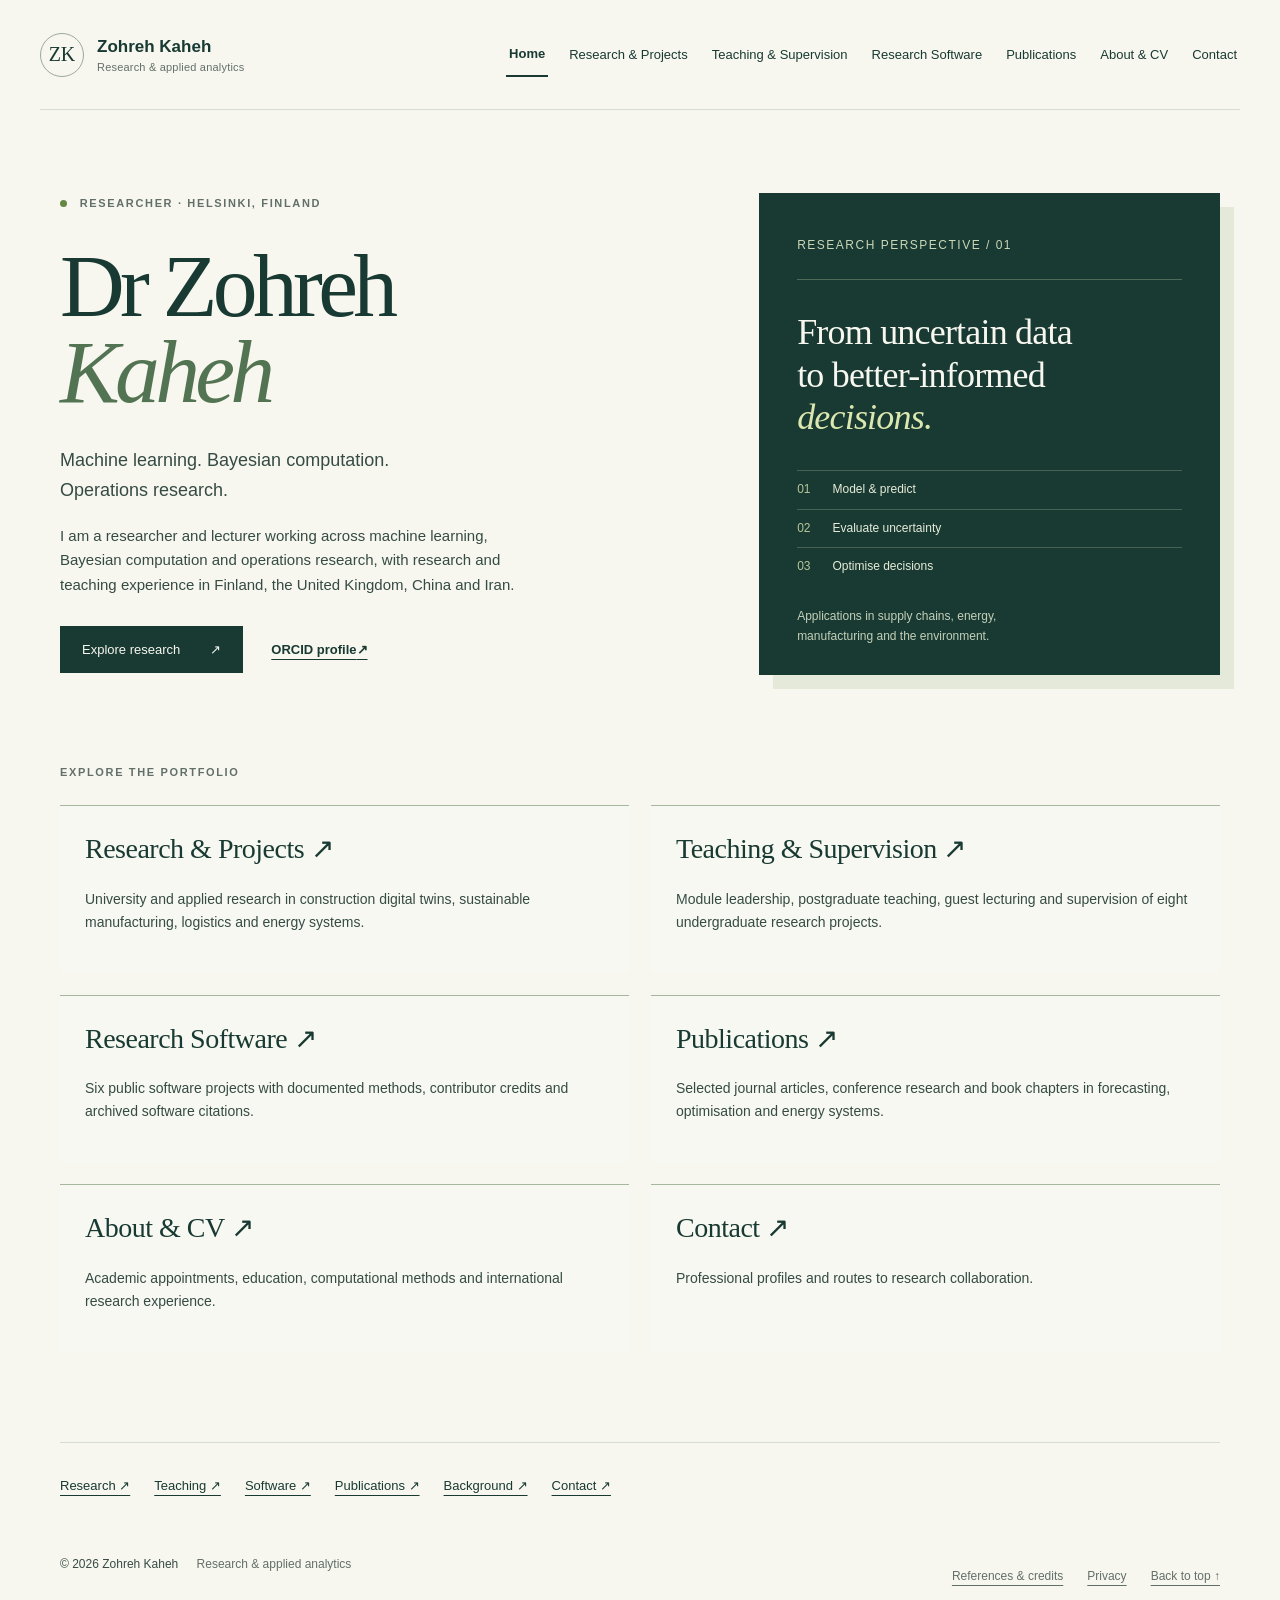
<file: index.html>
<!doctype html>
<html lang="en">
<head>
  <meta charset="utf-8">
  <meta http-equiv="Content-Security-Policy" content="default-src 'none'; script-src 'none'; style-src 'self'; img-src 'self'; base-uri 'none'; form-action 'none'; object-src 'none'; frame-src 'none'; upgrade-insecure-requests">
  <meta name="referrer" content="no-referrer">
  <meta name="viewport" content="width=device-width, initial-scale=1">
  <title>Research, Teaching &amp; Applied Analytics | Dr Zohreh Kaheh</title>
  <meta name="description" content="Dr Zohreh Kaheh: research, university teaching, publications and software in machine learning, Bayesian computation and operations research.">
  <meta name="author" content="Zohreh Kaheh">
  <meta name="robots" content="index,follow">
  <meta name="theme-color" content="#153d34">
  <link rel="canonical" href="https://dr-zohrehkaheh.github.io/">
  <link rel="icon" href="./favicon.svg" type="image/svg+xml">
  <link rel="stylesheet" href="./styles.css">
  <meta property="og:type" content="website">
  <meta property="og:title" content="Research, Teaching &amp; Applied Analytics | Dr Zohreh Kaheh">
  <meta property="og:description" content="Dr Zohreh Kaheh: research, university teaching, publications and software in machine learning, Bayesian computation and operations research.">
  <meta property="og:url" content="https://dr-zohrehkaheh.github.io/">
  <meta property="og:site_name" content="Dr Zohreh Kaheh">
  <meta property="og:image" content="https://dr-zohrehkaheh.github.io/assets/social-card.png">
  <meta property="og:image:width" content="1200">
  <meta property="og:image:height" content="630">
  <meta property="og:image:alt" content="Dr Zohreh Kaheh — Machine learning, Bayesian computation and operations research. Helsinki, Finland.">
  <meta name="twitter:card" content="summary_large_image">
  <meta name="twitter:title" content="Research, Teaching &amp; Applied Analytics | Dr Zohreh Kaheh">
  <meta name="twitter:description" content="Dr Zohreh Kaheh: research, university teaching, publications and software in machine learning, Bayesian computation and operations research.">
  <meta name="twitter:image" content="https://dr-zohrehkaheh.github.io/assets/social-card.png">
  <meta name="twitter:image:alt" content="Dr Zohreh Kaheh — Machine learning, Bayesian computation and operations research. Helsinki, Finland.">
</head>
<body><a class="skip-link" href="#main">Skip to content</a><header class="header"><a class="brand" href="./"><span class="monogram" aria-hidden="true">ZK</span><span>Zohreh Kaheh<span class="brand-sub">Research &amp; applied analytics</span></span></a><nav aria-label="Main navigation"><a href="./index.html" aria-current="page">Home</a><a href="./research.html">Research &amp; Projects</a><a href="./teaching.html">Teaching &amp; Supervision</a><a href="./software.html">Research Software</a><a href="./publications.html">Publications</a><a href="./about.html?v=education-20261020">About &amp; CV</a><a href="./contact.html">Contact</a></nav></header><main id="main" tabindex="-1"><section class="hero wrap" id="home" aria-labelledby="hero-title">
      <div class="hero-copy">
        <p class="eyebrow"><span class="dot" aria-hidden="true"></span> Researcher · Helsinki, Finland</p>
        <h1 id="hero-title">Dr Zohreh <br><em>Kaheh</em></h1>
        <p class="hero-field">Machine learning. Bayesian computation.<br>Operations research.</p>
        <p class="hero-intro">I am a researcher and lecturer working across machine learning, Bayesian computation and operations research, with research and teaching experience in Finland, the United Kingdom, China and Iran.</p>
        <div class="actions"><a class="button" href="./research.html">Explore research <span aria-hidden="true">↗</span></a><a class="text-link" href="https://orcid.org/0000-0002-8518-8545">ORCID profile <span aria-hidden="true">↗</span></a></div>
      </div>
      <aside class="research-note" aria-label="Research perspective">
        <span class="note-index">RESEARCH PERSPECTIVE / 01</span>
        <div class="note-rule"></div>
        <p class="note-title">From uncertain data <br>to better-informed <br><em>decisions.</em></p>
        <div class="method-list"><p><span>01</span> Model &amp; predict</p><p><span>02</span> Evaluate uncertainty</p><p><span>03</span> Optimise decisions</p></div>
        <p class="note-foot">Applications in supply chains, energy, <br>manufacturing and the environment.</p>
      </aside>
    </section><section class="wrap section home-paths"><p class="eyebrow">Explore the portfolio</p><div class="project-grid"><article class="project"><h2><a href="./research.html">Research & Projects ↗</a></h2><p>University and applied research in construction digital twins, sustainable manufacturing, logistics and energy systems.</p></article><article class="project"><h2><a href="./teaching.html">Teaching & Supervision ↗</a></h2><p>Module leadership, postgraduate teaching, guest lecturing and supervision of eight undergraduate research projects.</p></article><article class="project"><h2><a href="./software.html">Research Software ↗</a></h2><p>Six public software projects with documented methods, contributor credits and archived software citations.</p></article><article class="project"><h2><a href="./publications.html">Publications ↗</a></h2><p>Selected journal articles, conference research and book chapters in forecasting, optimisation and energy systems.</p></article><article class="project"><h2><a href="./about.html?v=education-20261020">About & CV ↗</a></h2><p>Academic appointments, education, computational methods and international research experience.</p></article><article class="project"><h2><a href="./contact.html">Contact ↗</a></h2><p>Professional profiles and routes to research collaboration.</p></article></div></section><nav class="wrap legacy-nav" aria-label="Links from earlier versions"><a id="research" class="legacy-link" href="./research.html">Research ↗</a><a id="teaching" class="legacy-link" href="./teaching.html">Teaching ↗</a><a id="software" class="legacy-link" href="./software.html">Software ↗</a><a id="publications" class="legacy-link" href="./publications.html">Publications ↗</a><a id="experience" class="legacy-link" href="./about.html?v=education-20261020">Background ↗</a><a id="contact" class="legacy-link" href="./contact.html">Contact ↗</a></nav></main><footer class="wrap footer"><p>© 2026 Zohreh Kaheh <span>Research &amp; applied analytics</span></p><div><a href="./sources.html">References &amp; credits</a><a href="./sources.html#privacy">Privacy</a><a href="#main">Back to top ↑</a></div></footer></body></html>
</file>
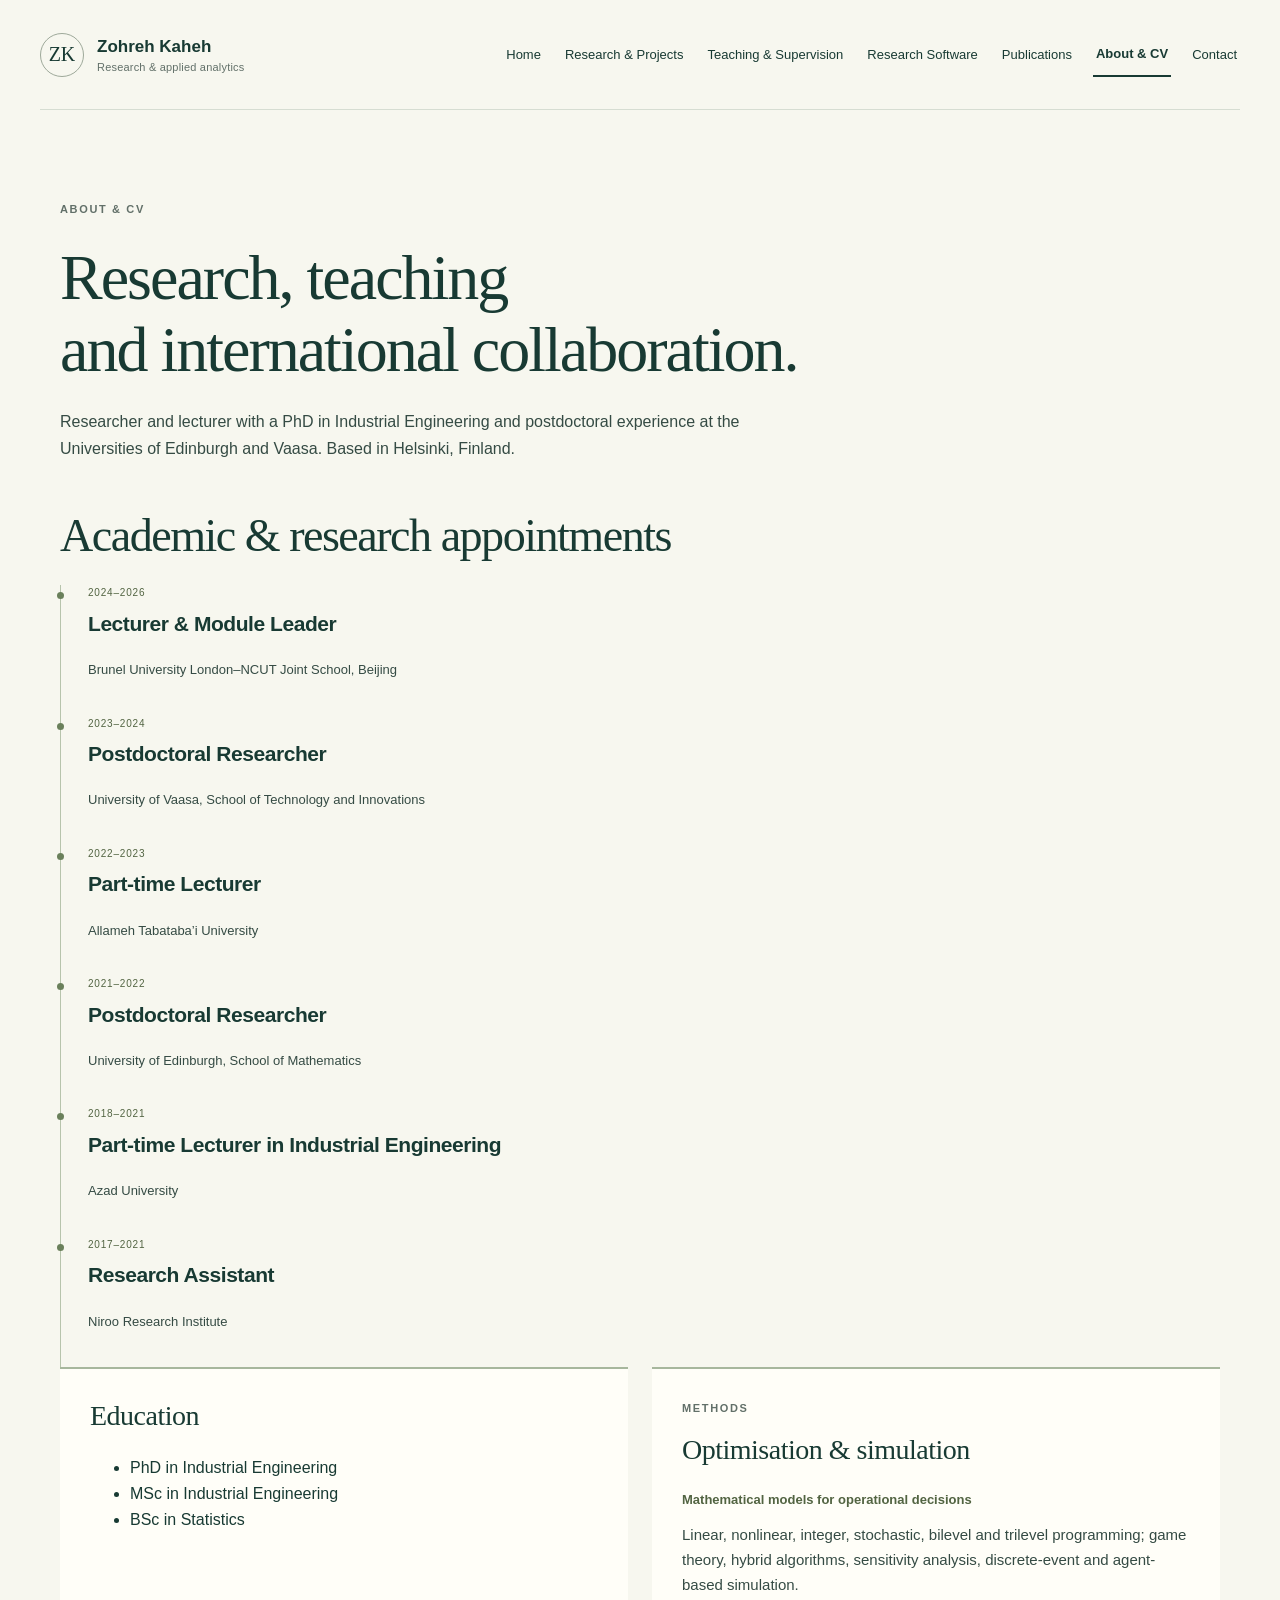
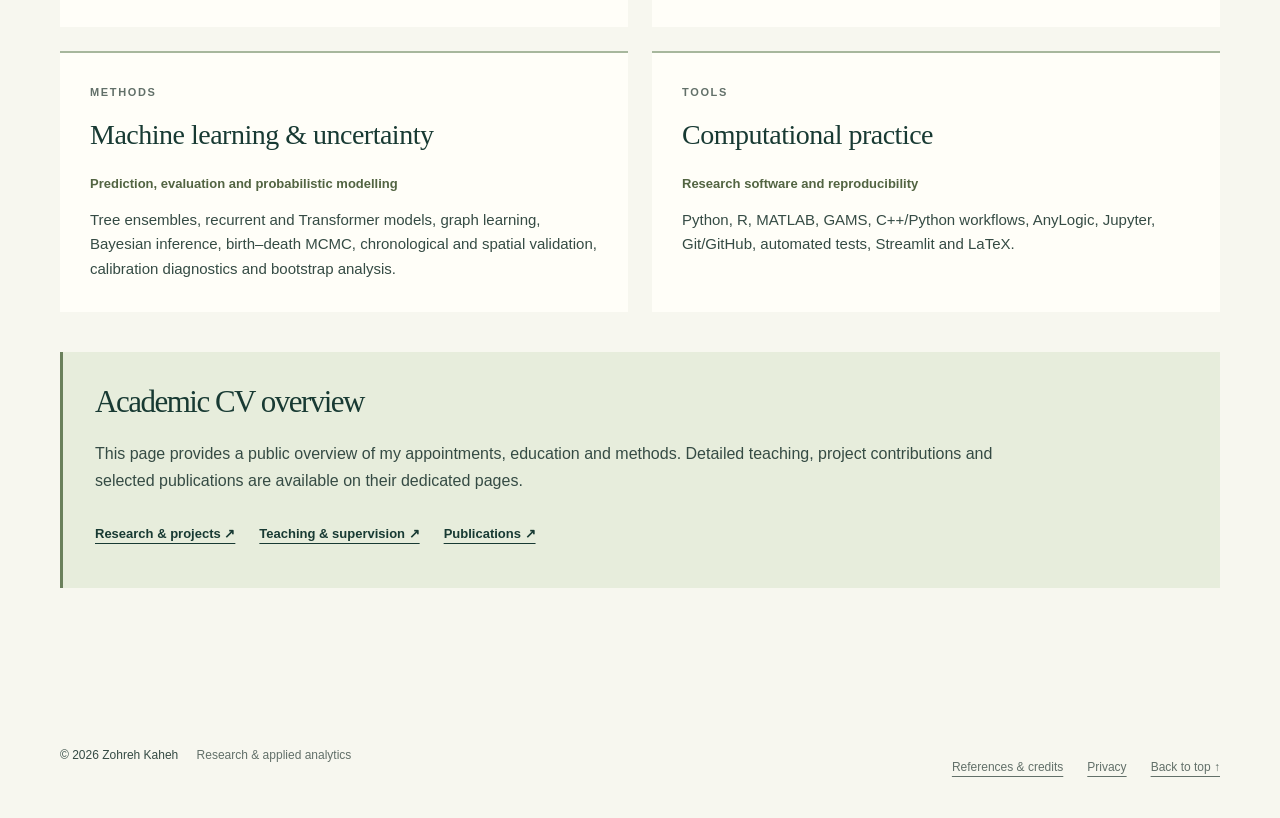
<file: about.html>
<!doctype html>
<html lang="en">
<head>
  <meta charset="utf-8">
  <meta http-equiv="Content-Security-Policy" content="default-src 'none'; script-src 'none'; style-src 'self'; img-src 'self'; base-uri 'none'; form-action 'none'; object-src 'none'; frame-src 'none'; upgrade-insecure-requests">
  <meta name="referrer" content="no-referrer">
  <meta name="viewport" content="width=device-width, initial-scale=1">
  <title>About &amp; CV | Dr Zohreh Kaheh</title>
  <meta name="description" content="Academic appointments, education and research methods of Dr Zohreh Kaheh.">
  <meta name="author" content="Zohreh Kaheh">
  <meta name="robots" content="index,follow">
  <meta name="theme-color" content="#153d34">
  <link rel="canonical" href="https://dr-zohrehkaheh.github.io/about.html">
  <link rel="icon" href="./favicon.svg" type="image/svg+xml">
  <link rel="stylesheet" href="./styles.css">
  <meta property="og:type" content="website">
  <meta property="og:title" content="About &amp; CV | Dr Zohreh Kaheh">
  <meta property="og:description" content="Academic appointments, education and research methods of Dr Zohreh Kaheh.">
  <meta property="og:url" content="https://dr-zohrehkaheh.github.io/about.html">
  <meta property="og:site_name" content="Dr Zohreh Kaheh">
  <meta property="og:image" content="https://dr-zohrehkaheh.github.io/assets/social-card.png">
  <meta property="og:image:width" content="1200">
  <meta property="og:image:height" content="630">
  <meta property="og:image:alt" content="Dr Zohreh Kaheh — Machine learning, Bayesian computation and operations research. Helsinki, Finland.">
  <meta name="twitter:card" content="summary_large_image">
  <meta name="twitter:title" content="About &amp; CV | Dr Zohreh Kaheh">
  <meta name="twitter:description" content="Academic appointments, education and research methods of Dr Zohreh Kaheh.">
  <meta name="twitter:image" content="https://dr-zohrehkaheh.github.io/assets/social-card.png">
  <meta name="twitter:image:alt" content="Dr Zohreh Kaheh — Machine learning, Bayesian computation and operations research. Helsinki, Finland.">
</head>
<body><a class="skip-link" href="#main">Skip to content</a><header class="header"><a class="brand" href="./"><span class="monogram" aria-hidden="true">ZK</span><span>Zohreh Kaheh<span class="brand-sub">Research &amp; applied analytics</span></span></a><nav aria-label="Main navigation"><a href="./index.html">Home</a><a href="./research.html">Research &amp; Projects</a><a href="./teaching.html">Teaching &amp; Supervision</a><a href="./software.html">Research Software</a><a href="./publications.html">Publications</a><a href="./about.html?v=education-20261020" aria-current="page">About &amp; CV</a><a href="./contact.html">Contact</a></nav></header><main id="main" tabindex="-1"><section class="wrap section"><div class="page-intro"><p class="eyebrow">About & CV</p><h1>Research, teaching <br>and international collaboration.</h1><p class="section-intro">Researcher and lecturer with a PhD in Industrial Engineering and postdoctoral experience at the Universities of Edinburgh and Vaasa. Based in Helsinki, Finland.</p></div><h2>Academic & research appointments</h2><ol class="timeline"><li><p class="timeline-date">2024–2026</p><h3>Lecturer & Module Leader</h3><p>Brunel University London–NCUT Joint School, Beijing</p></li><li><p class="timeline-date">2023–2024</p><h3>Postdoctoral Researcher</h3><p>University of Vaasa, School of Technology and Innovations</p></li><li><p class="timeline-date">2022–2023</p><h3>Part-time Lecturer</h3><p>Allameh Tabataba’i University</p></li><li><p class="timeline-date">2021–2022</p><h3>Postdoctoral Researcher</h3><p>University of Edinburgh, School of Mathematics</p></li><li><p class="timeline-date">2018–2021</p><h3>Part-time Lecturer in Industrial Engineering</h3><p>Azad University</p></li><li><p class="timeline-date">2017–2021</p><h3>Research Assistant</h3><p>Niroo Research Institute</p></li></ol><div class="career-grid"><article class="career-card"><h2>Education</h2><ul><li>PhD in Industrial Engineering</li><li>MSc in Industrial Engineering</li><li>BSc in Statistics</li></ul></article><article class="career-card"><p class="eyebrow">Methods</p><h2>Optimisation & simulation</h2><p class="role">Mathematical models for operational decisions</p><p>Linear, nonlinear, integer, stochastic, bilevel and trilevel programming; game theory, hybrid algorithms, sensitivity analysis, discrete-event and agent-based simulation.</p></article><article class="career-card"><p class="eyebrow">Methods</p><h2>Machine learning & uncertainty</h2><p class="role">Prediction, evaluation and probabilistic modelling</p><p>Tree ensembles, recurrent and Transformer models, graph learning, Bayesian inference, birth–death MCMC, chronological and spatial validation, calibration diagnostics and bootstrap analysis.</p></article><article class="career-card"><p class="eyebrow">Tools</p><h2>Computational practice</h2><p class="role">Research software and reproducibility</p><p>Python, R, MATLAB, GAMS, C++/Python workflows, AnyLogic, Jupyter, Git/GitHub, automated tests, Streamlit and LaTeX.</p></article></div><div class="page-callout"><h2>Academic CV overview</h2><p>This page provides a public overview of my appointments, education and methods. Detailed teaching, project contributions and selected publications are available on their dedicated pages.</p><div class="project-links"><a href="./research.html">Research & projects ↗</a><a href="./teaching.html">Teaching & supervision ↗</a><a href="./publications.html">Publications ↗</a></div></div></section></main><footer class="wrap footer"><p>© 2026 Zohreh Kaheh <span>Research &amp; applied analytics</span></p><div><a href="./sources.html">References &amp; credits</a><a href="./sources.html#privacy">Privacy</a><a href="#main">Back to top ↑</a></div></footer></body></html>
</file>
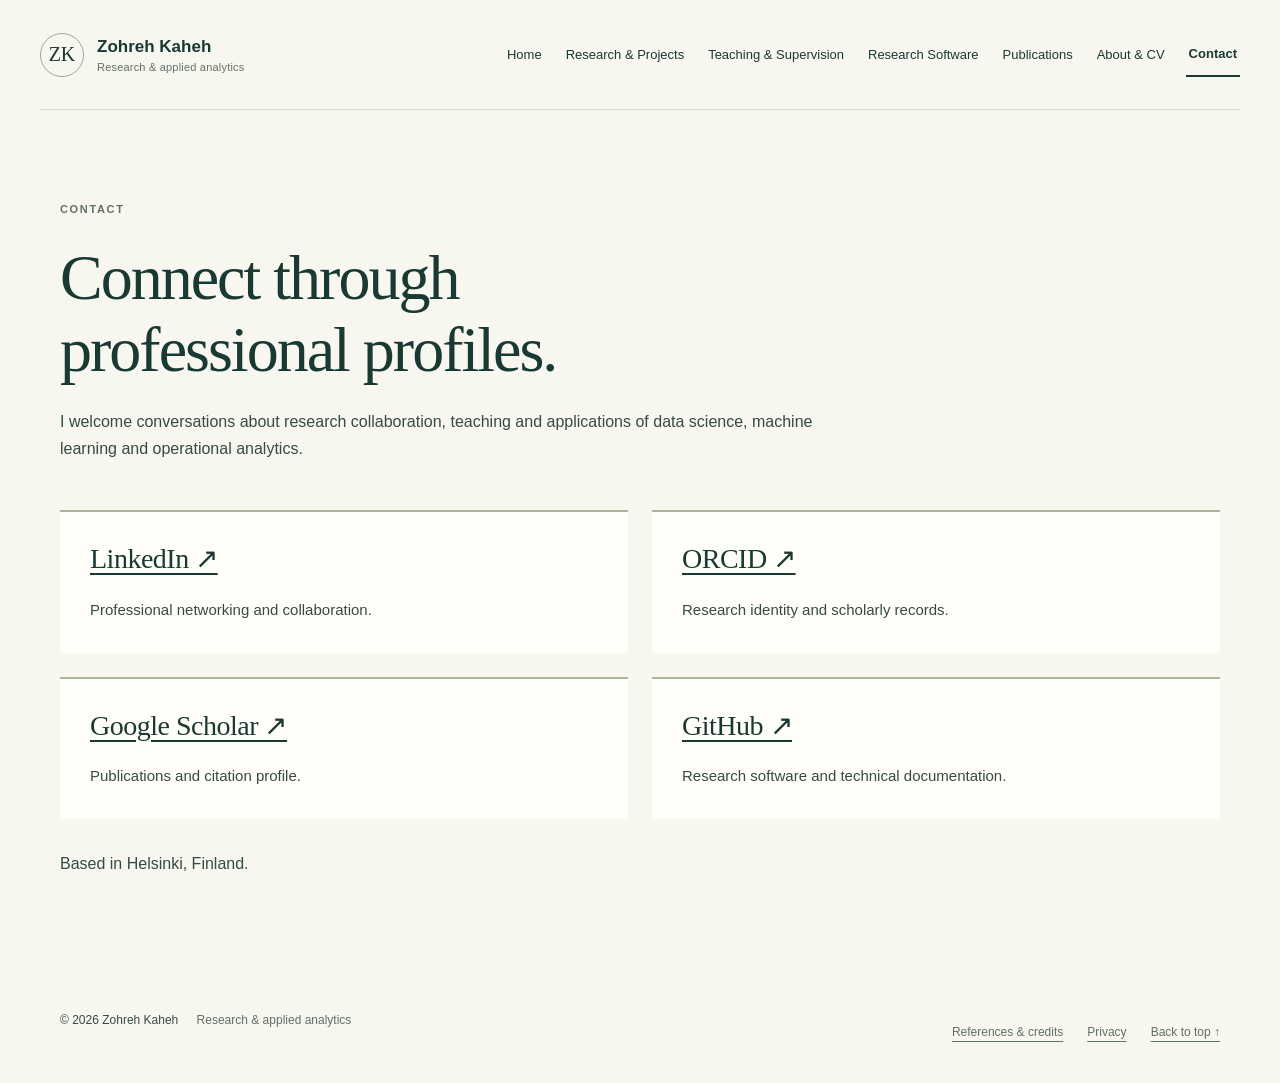
<file: contact.html>
<!doctype html>
<html lang="en">
<head>
  <meta charset="utf-8">
  <meta http-equiv="Content-Security-Policy" content="default-src 'none'; script-src 'none'; style-src 'self'; img-src 'self'; base-uri 'none'; form-action 'none'; object-src 'none'; frame-src 'none'; upgrade-insecure-requests">
  <meta name="referrer" content="no-referrer">
  <meta name="viewport" content="width=device-width, initial-scale=1">
  <title>Contact | Dr Zohreh Kaheh</title>
  <meta name="description" content="Connect with Dr Zohreh Kaheh through LinkedIn, ORCID, Google Scholar and GitHub.">
  <meta name="author" content="Zohreh Kaheh">
  <meta name="robots" content="index,follow">
  <meta name="theme-color" content="#153d34">
  <link rel="canonical" href="https://dr-zohrehkaheh.github.io/contact.html">
  <link rel="icon" href="./favicon.svg" type="image/svg+xml">
  <link rel="stylesheet" href="./styles.css">
  <meta property="og:type" content="website">
  <meta property="og:title" content="Contact | Dr Zohreh Kaheh">
  <meta property="og:description" content="Connect with Dr Zohreh Kaheh through LinkedIn, ORCID, Google Scholar and GitHub.">
  <meta property="og:url" content="https://dr-zohrehkaheh.github.io/contact.html">
  <meta property="og:site_name" content="Dr Zohreh Kaheh">
  <meta property="og:image" content="https://dr-zohrehkaheh.github.io/assets/social-card.png">
  <meta property="og:image:width" content="1200">
  <meta property="og:image:height" content="630">
  <meta property="og:image:alt" content="Dr Zohreh Kaheh — Machine learning, Bayesian computation and operations research. Helsinki, Finland.">
  <meta name="twitter:card" content="summary_large_image">
  <meta name="twitter:title" content="Contact | Dr Zohreh Kaheh">
  <meta name="twitter:description" content="Connect with Dr Zohreh Kaheh through LinkedIn, ORCID, Google Scholar and GitHub.">
  <meta name="twitter:image" content="https://dr-zohrehkaheh.github.io/assets/social-card.png">
  <meta name="twitter:image:alt" content="Dr Zohreh Kaheh — Machine learning, Bayesian computation and operations research. Helsinki, Finland.">
</head>
<body><a class="skip-link" href="#main">Skip to content</a><header class="header"><a class="brand" href="./"><span class="monogram" aria-hidden="true">ZK</span><span>Zohreh Kaheh<span class="brand-sub">Research &amp; applied analytics</span></span></a><nav aria-label="Main navigation"><a href="./index.html">Home</a><a href="./research.html">Research &amp; Projects</a><a href="./teaching.html">Teaching &amp; Supervision</a><a href="./software.html">Research Software</a><a href="./publications.html">Publications</a><a href="./about.html?v=education-20261020">About &amp; CV</a><a href="./contact.html" aria-current="page">Contact</a></nav></header><main id="main" tabindex="-1"><section class="wrap section"><div class="page-intro"><p class="eyebrow">Contact</p><h1>Connect through <br>professional profiles.</h1><p class="section-intro">I welcome conversations about research collaboration, teaching and applications of data science, machine learning and operational analytics.</p></div><div class="career-grid"><article class="career-card"><h2><a href="https://www.linkedin.com/in/dr-zohreh-kaheh/">LinkedIn ↗</a></h2><p>Professional networking and collaboration.</p></article><article class="career-card"><h2><a href="https://orcid.org/0000-0002-8518-8545">ORCID ↗</a></h2><p>Research identity and scholarly records.</p></article><article class="career-card"><h2><a href="https://scholar.google.com/citations?user=J94gqB8AAAAJ&amp;hl=en">Google Scholar ↗</a></h2><p>Publications and citation profile.</p></article><article class="career-card"><h2><a href="https://github.com/DR-ZohrehKaheh">GitHub ↗</a></h2><p>Research software and technical documentation.</p></article></div><p class="location">Based in Helsinki, Finland.</p></section></main><footer class="wrap footer"><p>© 2026 Zohreh Kaheh <span>Research &amp; applied analytics</span></p><div><a href="./sources.html">References &amp; credits</a><a href="./sources.html#privacy">Privacy</a><a href="#main">Back to top ↑</a></div></footer></body></html>
</file>
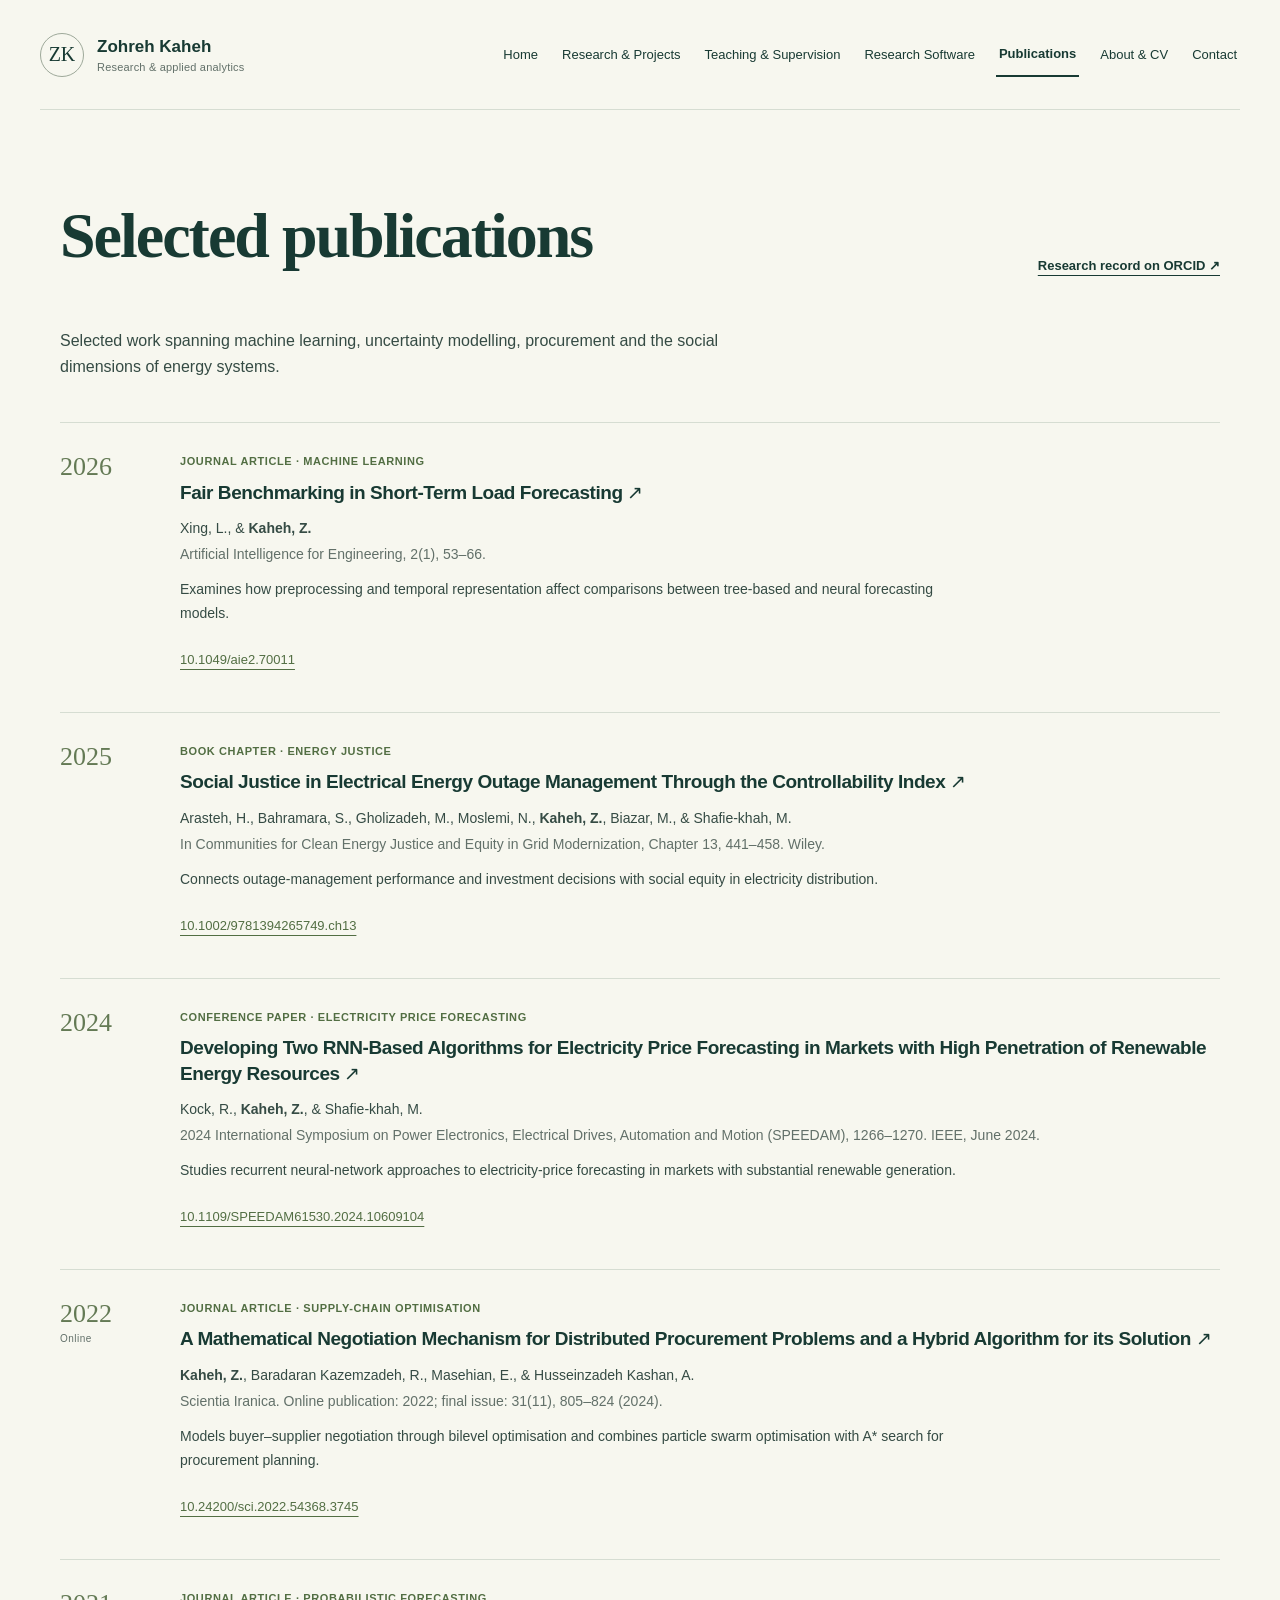
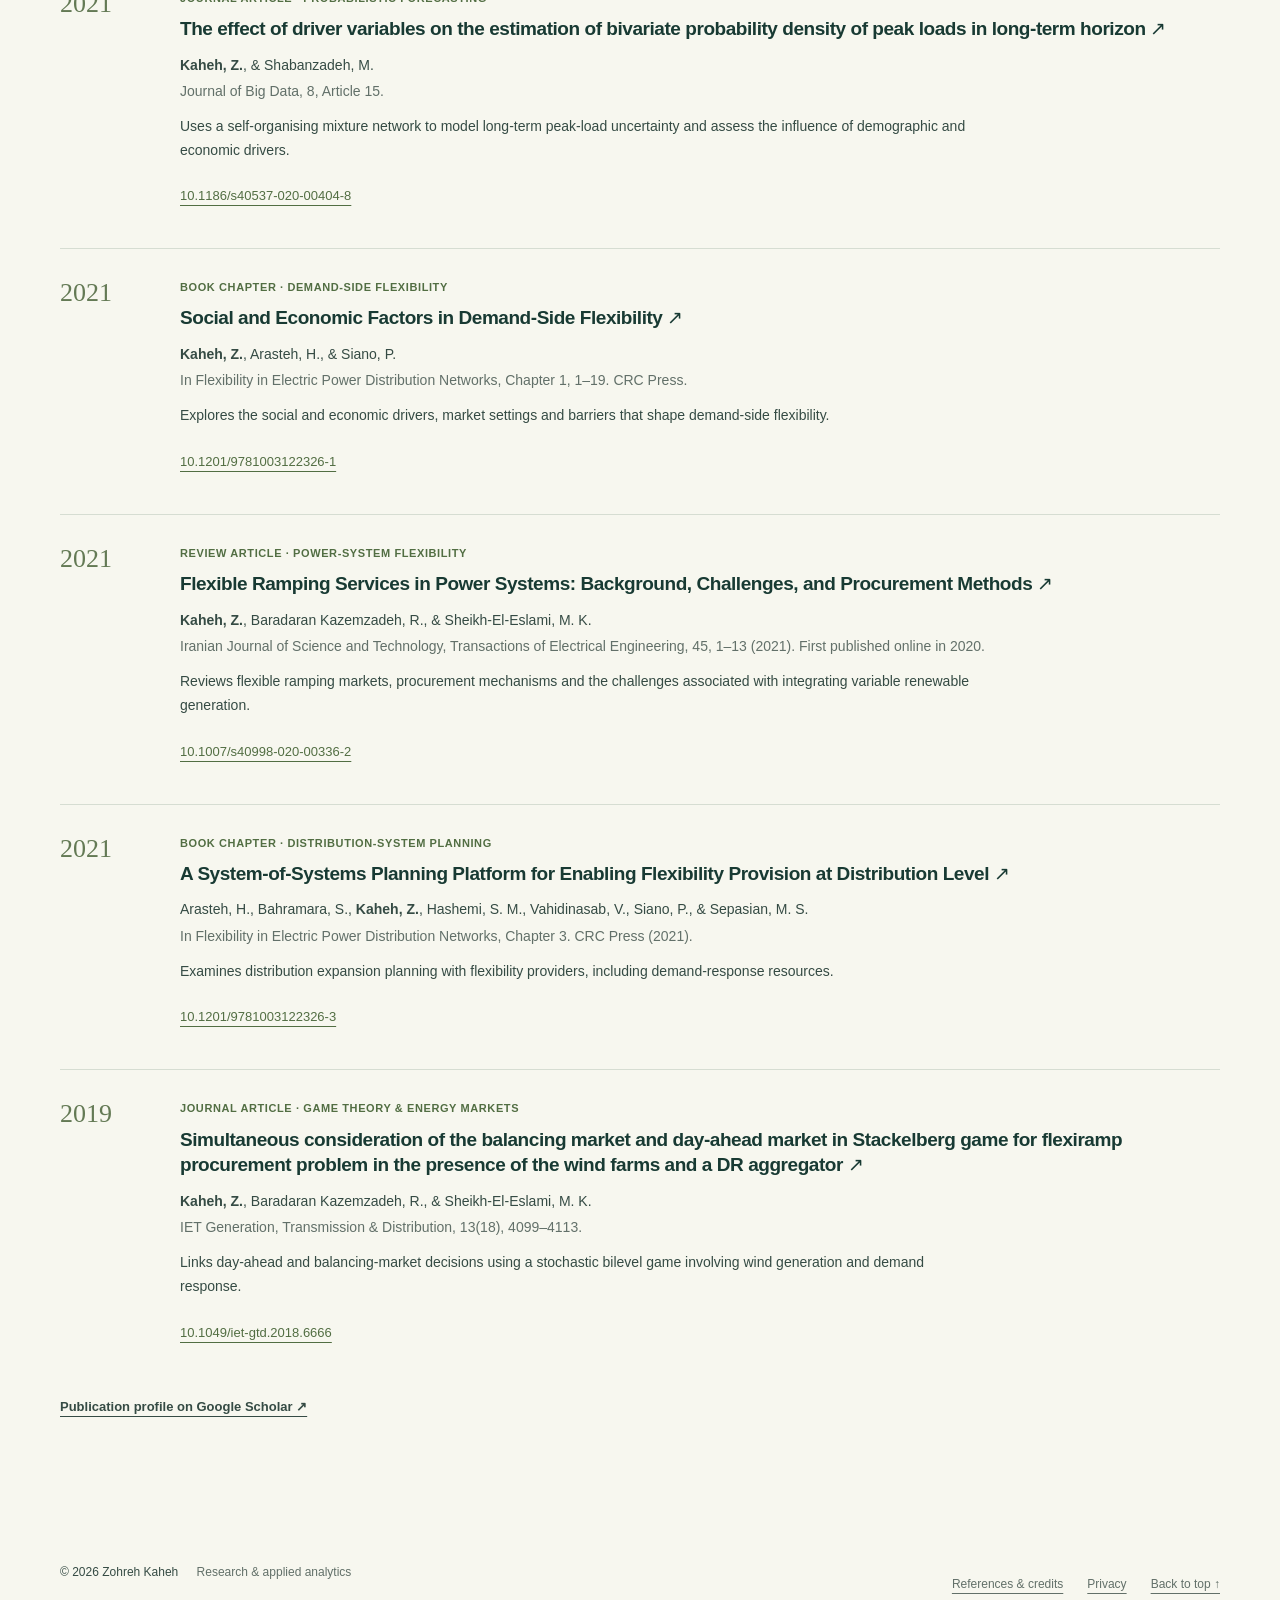
<file: publications.html>
<!doctype html>
<html lang="en">
<head>
  <meta charset="utf-8">
  <meta http-equiv="Content-Security-Policy" content="default-src 'none'; script-src 'none'; style-src 'self'; img-src 'self'; base-uri 'none'; form-action 'none'; object-src 'none'; frame-src 'none'; upgrade-insecure-requests">
  <meta name="referrer" content="no-referrer">
  <meta name="viewport" content="width=device-width, initial-scale=1">
  <title>Publications | Dr Zohreh Kaheh</title>
  <meta name="description" content="Selected journal articles, conference papers and book chapters by Zohreh Kaheh, including electricity-price forecasting with RNNs.">
  <meta name="author" content="Zohreh Kaheh">
  <meta name="robots" content="index,follow">
  <meta name="theme-color" content="#153d34">
  <link rel="canonical" href="https://dr-zohrehkaheh.github.io/publications.html">
  <link rel="icon" href="./favicon.svg" type="image/svg+xml">
  <link rel="stylesheet" href="./styles.css">
  <meta property="og:type" content="website">
  <meta property="og:title" content="Publications | Dr Zohreh Kaheh">
  <meta property="og:description" content="Selected journal articles, conference papers and book chapters by Zohreh Kaheh, including electricity-price forecasting with RNNs.">
  <meta property="og:url" content="https://dr-zohrehkaheh.github.io/publications.html">
  <meta property="og:site_name" content="Dr Zohreh Kaheh">
  <meta property="og:image" content="https://dr-zohrehkaheh.github.io/assets/social-card.png">
  <meta property="og:image:width" content="1200">
  <meta property="og:image:height" content="630">
  <meta property="og:image:alt" content="Dr Zohreh Kaheh — Machine learning, Bayesian computation and operations research. Helsinki, Finland.">
  <meta name="twitter:card" content="summary_large_image">
  <meta name="twitter:title" content="Publications | Dr Zohreh Kaheh">
  <meta name="twitter:description" content="Selected journal articles, conference papers and book chapters by Zohreh Kaheh, including electricity-price forecasting with RNNs.">
  <meta name="twitter:image" content="https://dr-zohrehkaheh.github.io/assets/social-card.png">
  <meta name="twitter:image:alt" content="Dr Zohreh Kaheh — Machine learning, Bayesian computation and operations research. Helsinki, Finland.">
</head>
<body><a class="skip-link" href="#main">Skip to content</a><header class="header"><a class="brand" href="./"><span class="monogram" aria-hidden="true">ZK</span><span>Zohreh Kaheh<span class="brand-sub">Research &amp; applied analytics</span></span></a><nav aria-label="Main navigation"><a href="./index.html">Home</a><a href="./research.html">Research &amp; Projects</a><a href="./teaching.html">Teaching &amp; Supervision</a><a href="./software.html">Research Software</a><a href="./publications.html" aria-current="page">Publications</a><a href="./about.html?v=education-20261020">About &amp; CV</a><a href="./contact.html">Contact</a></nav></header><main id="main" tabindex="-1"><section class="section wrap" id="publications" aria-labelledby="publications-title">
      <div class="section-head split"><div><h1 class="page-title" id="publications-title"><strong>Selected publications</strong></h1></div><a class="text-link" href="https://orcid.org/0000-0002-8518-8545">Research record on ORCID ↗</a></div>
      <p class="section-intro">Selected work spanning machine learning, uncertainty modelling, procurement and the social dimensions of energy systems.</p>
      <ol class="publication-list">
        <li><span class="pub-year">2026</span><div><p class="pub-type">Journal article · Machine learning</p><h3><a href="https://doi.org/10.1049/aie2.70011">Fair Benchmarking in Short-Term Load Forecasting <span aria-hidden="true">↗</span></a></h3><p>Xing, L., &amp; <strong>Kaheh, Z.</strong></p><p class="venue">Artificial Intelligence for Engineering, 2(1), 53–66.</p><p class="pub-summary">Examines how preprocessing and temporal representation affect comparisons between tree-based and neural forecasting models.</p><a class="doi" href="https://doi.org/10.1049/aie2.70011">10.1049/aie2.70011</a></div></li>
        <li><span class="pub-year">2025</span><div><p class="pub-type">Book chapter · Energy justice</p><h3><a href="https://doi.org/10.1002/9781394265749.ch13">Social Justice in Electrical Energy Outage Management Through the Controllability Index <span aria-hidden="true">↗</span></a></h3><p>Arasteh, H., Bahramara, S., Gholizadeh, M., Moslemi, N., <strong>Kaheh, Z.</strong>, Biazar, M., &amp; Shafie-khah, M.</p><p class="venue">In Communities for Clean Energy Justice and Equity in Grid Modernization, Chapter 13, 441–458. Wiley.</p><p class="pub-summary">Connects outage-management performance and investment decisions with social equity in electricity distribution.</p><a class="doi" href="https://doi.org/10.1002/9781394265749.ch13">10.1002/9781394265749.ch13</a></div></li>
        <li><span class="pub-year">2024</span><div><p class="pub-type">Conference paper · Electricity price forecasting</p><h3><a href="https://doi.org/10.1109/SPEEDAM61530.2024.10609104">Developing Two RNN-Based Algorithms for Electricity Price Forecasting in Markets with High Penetration of Renewable Energy Resources <span aria-hidden="true">↗</span></a></h3><p>Kock, R., <strong>Kaheh, Z.</strong>, &amp; Shafie-khah, M.</p><p class="venue">2024 International Symposium on Power Electronics, Electrical Drives, Automation and Motion (SPEEDAM), 1266–1270. IEEE, June 2024.</p><p class="pub-summary">Studies recurrent neural-network approaches to electricity-price forecasting in markets with substantial renewable generation.</p><a class="doi" href="https://doi.org/10.1109/SPEEDAM61530.2024.10609104">10.1109/SPEEDAM61530.2024.10609104</a></div></li>
        <li><span class="pub-year">2022<span>Online</span></span><div><p class="pub-type">Journal article · Supply-chain optimisation</p><h3><a href="https://doi.org/10.24200/sci.2022.54368.3745">A Mathematical Negotiation Mechanism for Distributed Procurement Problems and a Hybrid Algorithm for its Solution <span aria-hidden="true">↗</span></a></h3><p><strong>Kaheh, Z.</strong>, Baradaran Kazemzadeh, R., Masehian, E., &amp; Husseinzadeh Kashan, A.</p><p class="venue">Scientia Iranica. Online publication: 2022; final issue: 31(11), 805–824 (2024).</p><p class="pub-summary">Models buyer–supplier negotiation through bilevel optimisation and combines particle swarm optimisation with A* search for procurement planning.</p><a class="doi" href="https://doi.org/10.24200/sci.2022.54368.3745">10.24200/sci.2022.54368.3745</a></div></li>
        <li id="publications-2021"><span class="pub-year">2021</span><div><p class="pub-type">Journal article · Probabilistic forecasting</p><h3><a href="https://doi.org/10.1186/s40537-020-00404-8">The effect of driver variables on the estimation of bivariate probability density of peak loads in long-term horizon <span aria-hidden="true">↗</span></a></h3><p><strong>Kaheh, Z.</strong>, &amp; Shabanzadeh, M.</p><p class="venue">Journal of Big Data, 8, Article 15.</p><p class="pub-summary">Uses a self-organising mixture network to model long-term peak-load uncertainty and assess the influence of demographic and economic drivers.</p><a class="doi" href="https://doi.org/10.1186/s40537-020-00404-8">10.1186/s40537-020-00404-8</a></div></li>
        <li><span class="pub-year">2021</span><div><p class="pub-type">Book chapter · Demand-side flexibility</p><h3><a href="https://doi.org/10.1201/9781003122326-1">Social and Economic Factors in Demand-Side Flexibility <span aria-hidden="true">↗</span></a></h3><p><strong>Kaheh, Z.</strong>, Arasteh, H., &amp; Siano, P.</p><p class="venue">In Flexibility in Electric Power Distribution Networks, Chapter 1, 1–19. CRC Press.</p><p class="pub-summary">Explores the social and economic drivers, market settings and barriers that shape demand-side flexibility.</p><a class="doi" href="https://doi.org/10.1201/9781003122326-1">10.1201/9781003122326-1</a></div></li>
        <li><span class="pub-year">2021</span><div><p class="pub-type">Review article · Power-system flexibility</p><h3><a href="https://doi.org/10.1007/s40998-020-00336-2">Flexible Ramping Services in Power Systems: Background, Challenges, and Procurement Methods <span aria-hidden="true">↗</span></a></h3><p><strong>Kaheh, Z.</strong>, Baradaran Kazemzadeh, R., &amp; Sheikh-El-Eslami, M. K.</p><p class="venue">Iranian Journal of Science and Technology, Transactions of Electrical Engineering, 45, 1–13 (2021). First published online in 2020.</p><p class="pub-summary">Reviews flexible ramping markets, procurement mechanisms and the challenges associated with integrating variable renewable generation.</p><a class="doi" href="https://doi.org/10.1007/s40998-020-00336-2">10.1007/s40998-020-00336-2</a></div></li>
<li><span class="pub-year">2021</span><div><p class="pub-type">Book chapter · Distribution-system planning</p><h3><a href="https://doi.org/10.1201/9781003122326-3">A System-of-Systems Planning Platform for Enabling Flexibility Provision at Distribution Level <span aria-hidden="true">↗</span></a></h3><p>Arasteh, H., Bahramara, S., <strong>Kaheh, Z.</strong>, Hashemi, S. M., Vahidinasab, V., Siano, P., &amp; Sepasian, M. S.</p><p class="venue">In Flexibility in Electric Power Distribution Networks, Chapter 3. CRC Press (2021).</p><p class="pub-summary">Examines distribution expansion planning with flexibility providers, including demand-response resources.</p><a class="doi" href="https://doi.org/10.1201/9781003122326-3">10.1201/9781003122326-3</a></div></li>
<li><span class="pub-year">2019</span><div><p class="pub-type">Journal article · Game theory &amp; energy markets</p><h3><a href="https://doi.org/10.1049/iet-gtd.2018.6666">Simultaneous consideration of the balancing market and day-ahead market in Stackelberg game for flexiramp procurement problem in the presence of the wind farms and a DR aggregator <span aria-hidden="true">↗</span></a></h3><p><strong>Kaheh, Z.</strong>, Baradaran Kazemzadeh, R., &amp; Sheikh-El-Eslami, M. K.</p><p class="venue">IET Generation, Transmission &amp; Distribution, 13(18), 4099–4113.</p><p class="pub-summary">Links day-ahead and balancing-market decisions using a stochastic bilevel game involving wind generation and demand response.</p><a class="doi" href="https://doi.org/10.1049/iet-gtd.2018.6666">10.1049/iet-gtd.2018.6666</a></div></li>
      </ol>
    <p><a class="text-link" href="https://scholar.google.com/citations?user=J94gqB8AAAAJ&amp;hl=en">Publication profile on Google Scholar ↗</a></p></section></main><footer class="wrap footer"><p>© 2026 Zohreh Kaheh <span>Research &amp; applied analytics</span></p><div><a href="./sources.html">References &amp; credits</a><a href="./sources.html#privacy">Privacy</a><a href="#main">Back to top ↑</a></div></footer></body></html>
</file>
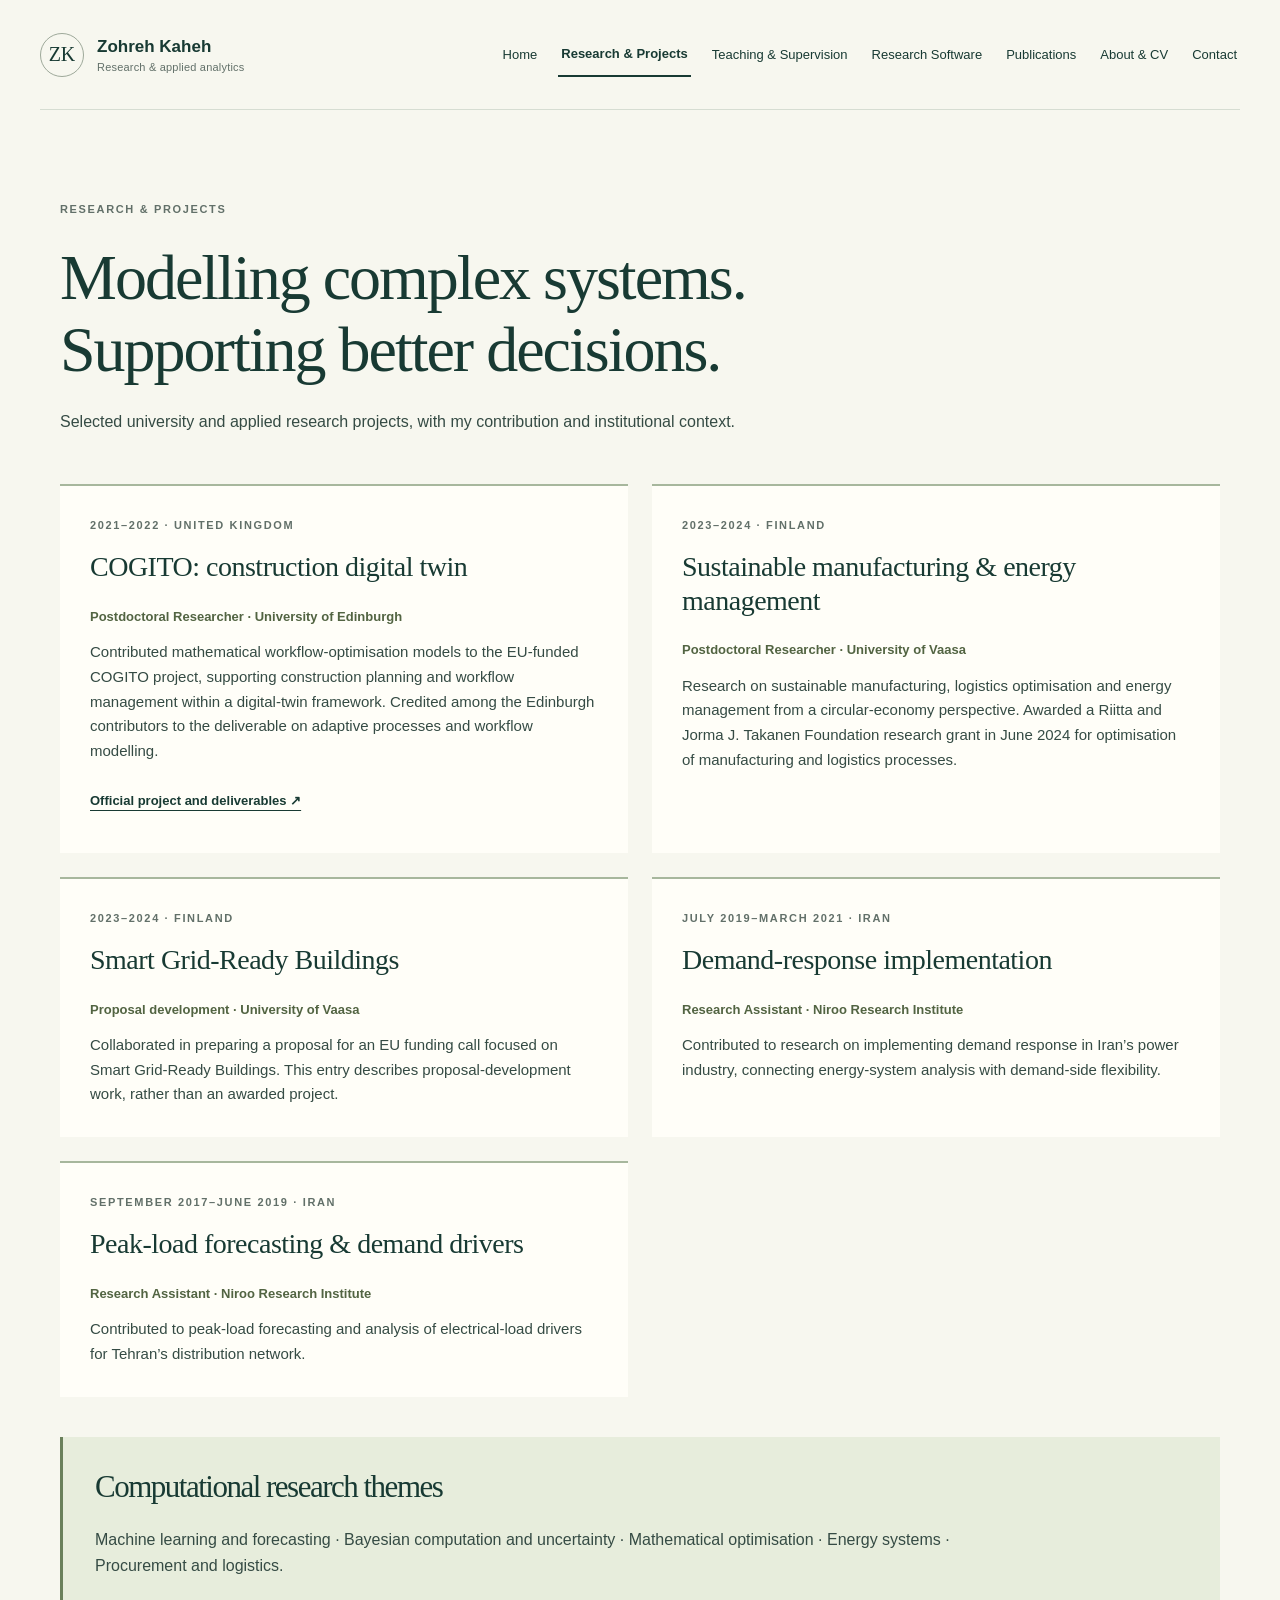
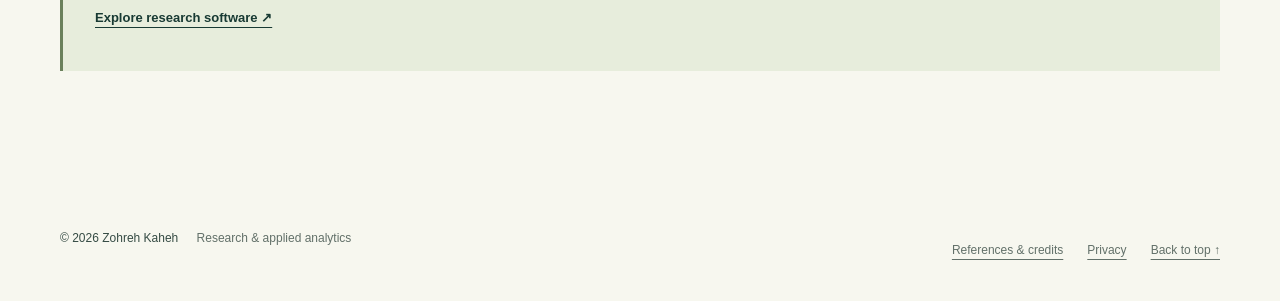
<file: research.html>
<!doctype html>
<html lang="en">
<head>
  <meta charset="utf-8">
  <meta http-equiv="Content-Security-Policy" content="default-src 'none'; script-src 'none'; style-src 'self'; img-src 'self'; base-uri 'none'; form-action 'none'; object-src 'none'; frame-src 'none'; upgrade-insecure-requests">
  <meta name="referrer" content="no-referrer">
  <meta name="viewport" content="width=device-width, initial-scale=1">
  <title>Research &amp; Projects | Dr Zohreh Kaheh</title>
  <meta name="description" content="Research projects at Edinburgh, Vaasa and Niroo: construction digital twins, sustainable manufacturing, logistics and energy systems.">
  <meta name="author" content="Zohreh Kaheh">
  <meta name="robots" content="index,follow">
  <meta name="theme-color" content="#153d34">
  <link rel="canonical" href="https://dr-zohrehkaheh.github.io/research.html">
  <link rel="icon" href="./favicon.svg" type="image/svg+xml">
  <link rel="stylesheet" href="./styles.css">
  <meta property="og:type" content="website">
  <meta property="og:title" content="Research &amp; Projects | Dr Zohreh Kaheh">
  <meta property="og:description" content="Research projects at Edinburgh, Vaasa and Niroo: construction digital twins, sustainable manufacturing, logistics and energy systems.">
  <meta property="og:url" content="https://dr-zohrehkaheh.github.io/research.html">
  <meta property="og:site_name" content="Dr Zohreh Kaheh">
  <meta property="og:image" content="https://dr-zohrehkaheh.github.io/assets/social-card.png">
  <meta property="og:image:width" content="1200">
  <meta property="og:image:height" content="630">
  <meta property="og:image:alt" content="Dr Zohreh Kaheh — Machine learning, Bayesian computation and operations research. Helsinki, Finland.">
  <meta name="twitter:card" content="summary_large_image">
  <meta name="twitter:title" content="Research &amp; Projects | Dr Zohreh Kaheh">
  <meta name="twitter:description" content="Research projects at Edinburgh, Vaasa and Niroo: construction digital twins, sustainable manufacturing, logistics and energy systems.">
  <meta name="twitter:image" content="https://dr-zohrehkaheh.github.io/assets/social-card.png">
  <meta name="twitter:image:alt" content="Dr Zohreh Kaheh — Machine learning, Bayesian computation and operations research. Helsinki, Finland.">
</head>
<body><a class="skip-link" href="#main">Skip to content</a><header class="header"><a class="brand" href="./"><span class="monogram" aria-hidden="true">ZK</span><span>Zohreh Kaheh<span class="brand-sub">Research &amp; applied analytics</span></span></a><nav aria-label="Main navigation"><a href="./index.html">Home</a><a href="./research.html" aria-current="page">Research &amp; Projects</a><a href="./teaching.html">Teaching &amp; Supervision</a><a href="./software.html">Research Software</a><a href="./publications.html">Publications</a><a href="./about.html?v=education-20261020">About &amp; CV</a><a href="./contact.html">Contact</a></nav></header><main id="main" tabindex="-1"><section class="wrap section"><div class="page-intro"><p class="eyebrow">Research & Projects</p><h1>Modelling complex systems.<br>Supporting better decisions.</h1><p class="section-intro">Selected university and applied research projects, with my contribution and institutional context.</p></div><div class="career-grid"><article class="career-card"><p class="eyebrow">2021–2022 · United Kingdom</p><h2>COGITO: construction digital twin</h2><p class="role">Postdoctoral Researcher · University of Edinburgh</p><p>Contributed mathematical workflow-optimisation models to the EU-funded COGITO project, supporting construction planning and workflow management within a digital-twin framework. Credited among the Edinburgh contributors to the deliverable on adaptive processes and workflow modelling.</p><a class="text-link" href="https://cordis.europa.eu/project/id/958310/results">Official project and deliverables ↗</a></article><article class="career-card"><p class="eyebrow">2023–2024 · Finland</p><h2>Sustainable manufacturing & energy management</h2><p class="role">Postdoctoral Researcher · University of Vaasa</p><p>Research on sustainable manufacturing, logistics optimisation and energy management from a circular-economy perspective. Awarded a Riitta and Jorma J. Takanen Foundation research grant in June 2024 for optimisation of manufacturing and logistics processes.</p></article><article class="career-card"><p class="eyebrow">2023–2024 · Finland</p><h2>Smart Grid-Ready Buildings</h2><p class="role">Proposal development · University of Vaasa</p><p>Collaborated in preparing a proposal for an EU funding call focused on Smart Grid-Ready Buildings. This entry describes proposal-development work, rather than an awarded project.</p></article><article class="career-card"><p class="eyebrow">July 2019–March 2021 · Iran</p><h2>Demand-response implementation</h2><p class="role">Research Assistant · Niroo Research Institute</p><p>Contributed to research on implementing demand response in Iran’s power industry, connecting energy-system analysis with demand-side flexibility.</p></article><article class="career-card"><p class="eyebrow">September 2017–June 2019 · Iran</p><h2>Peak-load forecasting & demand drivers</h2><p class="role">Research Assistant · Niroo Research Institute</p><p>Contributed to peak-load forecasting and analysis of electrical-load drivers for Tehran’s distribution network.</p></article></div><div class="page-callout"><h2>Computational research themes</h2><p>Machine learning and forecasting · Bayesian computation and uncertainty · Mathematical optimisation · Energy systems · Procurement and logistics.</p><a class="text-link" href="./software.html">Explore research software ↗</a></div></section></main><footer class="wrap footer"><p>© 2026 Zohreh Kaheh <span>Research &amp; applied analytics</span></p><div><a href="./sources.html">References &amp; credits</a><a href="./sources.html#privacy">Privacy</a><a href="#main">Back to top ↑</a></div></footer></body></html>
</file>
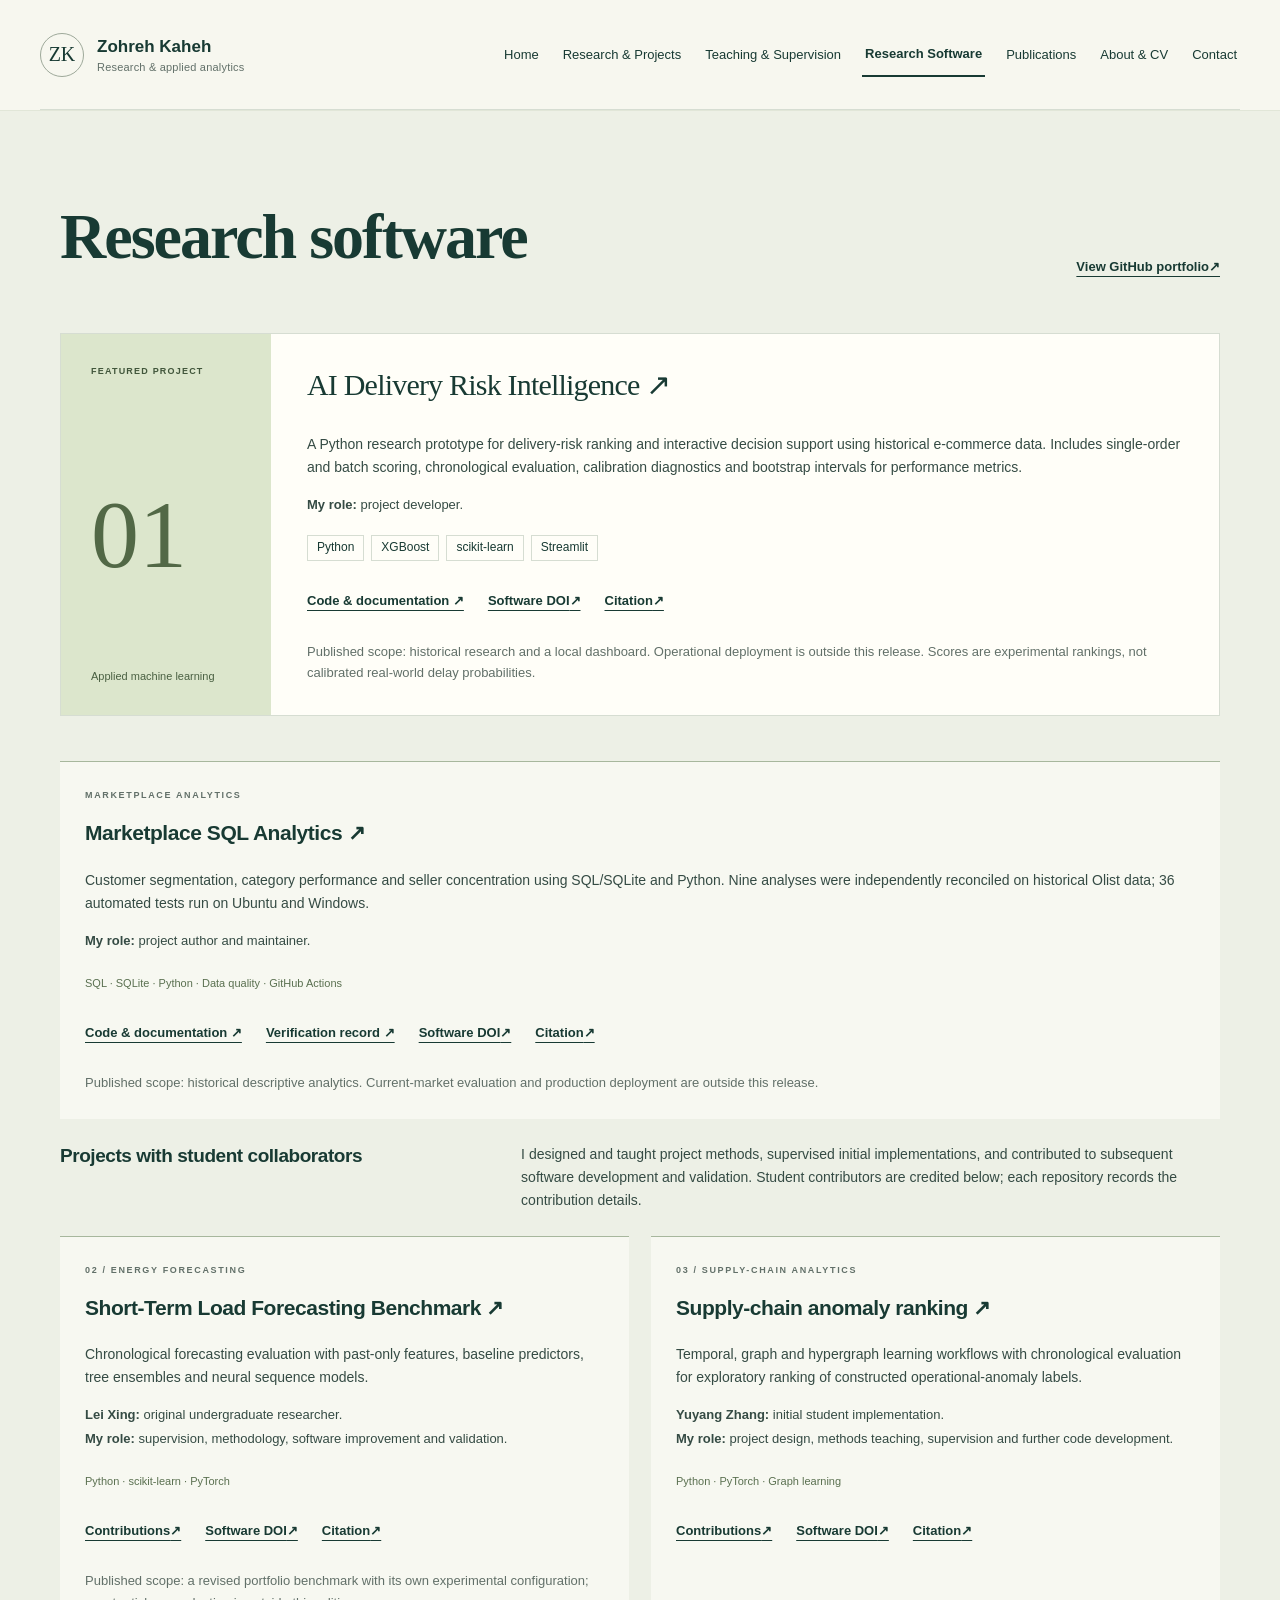
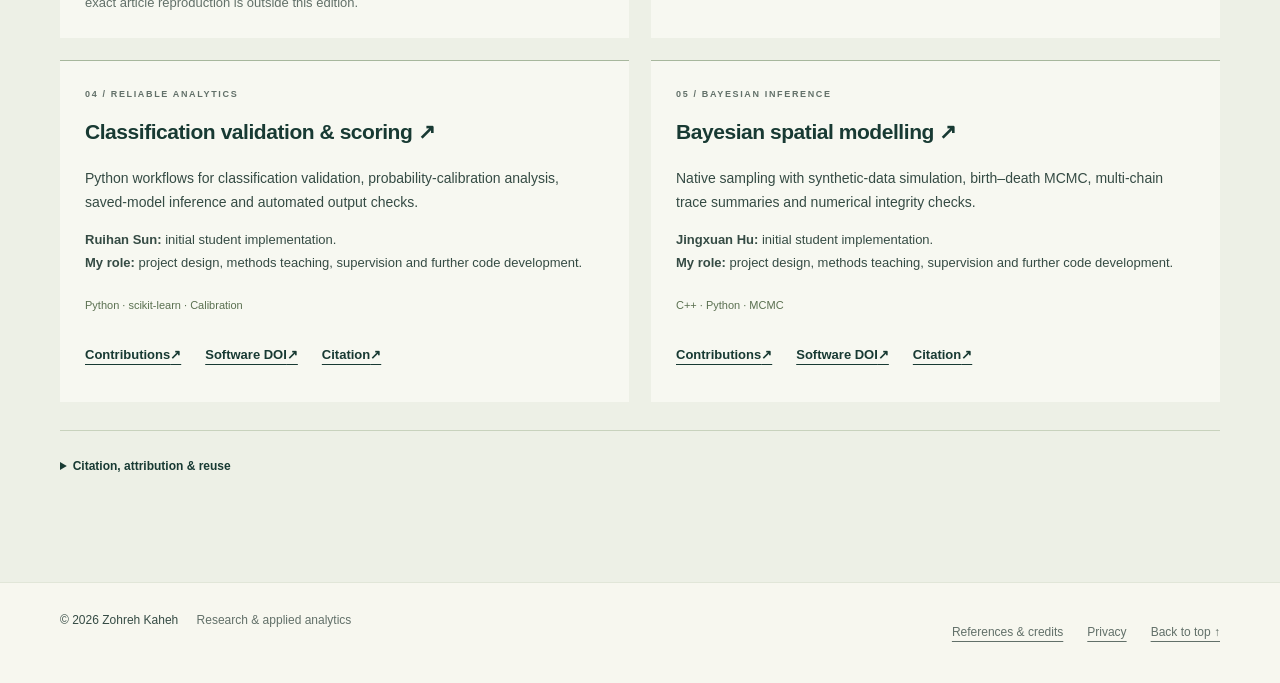
<file: software.html>
<!doctype html>
<html lang="en">
<head>
  <meta charset="utf-8">
  <meta http-equiv="Content-Security-Policy" content="default-src 'none'; script-src 'none'; style-src 'self'; img-src 'self'; base-uri 'none'; form-action 'none'; object-src 'none'; frame-src 'none'; upgrade-insecure-requests">
  <meta name="referrer" content="no-referrer">
  <meta name="viewport" content="width=device-width, initial-scale=1">
  <title>Research Software | Dr Zohreh Kaheh</title>
  <meta name="description" content="Six research software projects with GitHub repositories, software DOIs, citation metadata and student contributor credits.">
  <meta name="author" content="Zohreh Kaheh">
  <meta name="robots" content="index,follow">
  <meta name="theme-color" content="#153d34">
  <link rel="canonical" href="https://dr-zohrehkaheh.github.io/software.html">
  <link rel="icon" href="./favicon.svg" type="image/svg+xml">
  <link rel="stylesheet" href="./styles.css">
  <meta property="og:type" content="website">
  <meta property="og:title" content="Research Software | Dr Zohreh Kaheh">
  <meta property="og:description" content="Six research software projects with GitHub repositories, software DOIs, citation metadata and student contributor credits.">
  <meta property="og:url" content="https://dr-zohrehkaheh.github.io/software.html">
  <meta property="og:site_name" content="Dr Zohreh Kaheh">
  <meta property="og:image" content="https://dr-zohrehkaheh.github.io/assets/social-card.png">
  <meta property="og:image:width" content="1200">
  <meta property="og:image:height" content="630">
  <meta property="og:image:alt" content="Dr Zohreh Kaheh — Machine learning, Bayesian computation and operations research. Helsinki, Finland.">
  <meta name="twitter:card" content="summary_large_image">
  <meta name="twitter:title" content="Research Software | Dr Zohreh Kaheh">
  <meta name="twitter:description" content="Six research software projects with GitHub repositories, software DOIs, citation metadata and student contributor credits.">
  <meta name="twitter:image" content="https://dr-zohrehkaheh.github.io/assets/social-card.png">
  <meta name="twitter:image:alt" content="Dr Zohreh Kaheh — Machine learning, Bayesian computation and operations research. Helsinki, Finland.">
</head>
<body><a class="skip-link" href="#main">Skip to content</a><header class="header"><a class="brand" href="./"><span class="monogram" aria-hidden="true">ZK</span><span>Zohreh Kaheh<span class="brand-sub">Research &amp; applied analytics</span></span></a><nav aria-label="Main navigation"><a href="./index.html">Home</a><a href="./research.html">Research &amp; Projects</a><a href="./teaching.html">Teaching &amp; Supervision</a><a href="./software.html" aria-current="page">Research Software</a><a href="./publications.html">Publications</a><a href="./about.html?v=education-20261020">About &amp; CV</a><a href="./contact.html">Contact</a></nav></header><main id="main" tabindex="-1"><section class="software-section" id="software" aria-labelledby="software-title"><div class="wrap section">
      <div class="section-head split"><div><h1 class="page-title" id="software-title"><strong>Research software</strong></h1></div><a class="text-link" href="https://github.com/DR-ZohrehKaheh">View GitHub portfolio <span aria-hidden="true">↗</span></a></div>
      <article class="featured-project">
        <div class="featured-label"><span class="eyebrow">Featured project</span><span class="project-number">01</span><span class="project-category">Applied machine learning</span></div>
        <div class="featured-copy"><h3><a href="https://github.com/DR-ZohrehKaheh/ai-delivery-risk-intelligence">AI Delivery Risk Intelligence <span aria-hidden="true">↗</span></a></h3><p>A Python research prototype for delivery-risk ranking and interactive decision support using historical e-commerce data. Includes single-order and batch scoring, chronological evaluation, calibration diagnostics and bootstrap intervals for performance metrics.</p><p class="credit"><strong>My role:</strong> project developer.</p><ul class="tags" aria-label="Methods and tools"><li>Python</li><li>XGBoost</li><li>scikit-learn</li><li>Streamlit</li></ul><div class="project-links"><a href="https://github.com/DR-ZohrehKaheh/ai-delivery-risk-intelligence">Code &amp; documentation ↗</a><a href="https://doi.org/10.5281/zenodo.23324488" aria-label="Software DOI: AI Delivery Risk Intelligence">Software DOI <span aria-hidden="true">↗</span></a><a href="https://github.com/DR-ZohrehKaheh/ai-delivery-risk-intelligence/blob/main/CITATION.cff" aria-label="Citation metadata: AI Delivery Risk Intelligence">Citation <span aria-hidden="true">↗</span></a></div><p class="limitation">Published scope: historical research and a local dashboard. Operational deployment is outside this release. Scores are experimental rankings, not calibrated real-world delay probabilities.</p></div>
      </article>
      <article class="project"><p class="eyebrow">Marketplace analytics</p><h3><a href="https://github.com/DR-ZohrehKaheh/marketplace-sql-analytics">Marketplace SQL Analytics <span aria-hidden="true">↗</span></a></h3><p>Customer segmentation, category performance and seller concentration using SQL/SQLite and Python. Nine analyses were independently reconciled on historical Olist data; 36 automated tests run on Ubuntu and Windows.</p><p class="credit"><strong>My role:</strong> project author and maintainer.</p><p class="stack">SQL · SQLite · Python · Data quality · GitHub Actions</p><div class="project-links"><a href="https://github.com/DR-ZohrehKaheh/marketplace-sql-analytics">Code &amp; documentation ↗</a><a href="https://github.com/DR-ZohrehKaheh/marketplace-sql-analytics/blob/main/docs/VALIDATION.md">Verification record ↗</a><a href="https://doi.org/10.5281/zenodo.23435889" aria-label="Software DOI: Marketplace SQL Analytics">Software DOI <span aria-hidden="true">↗</span></a><a href="https://github.com/DR-ZohrehKaheh/marketplace-sql-analytics/blob/main/CITATION.cff" aria-label="Citation metadata: Marketplace SQL Analytics">Citation <span aria-hidden="true">↗</span></a></div><p class="limitation">Published scope: historical descriptive analytics. Current-market evaluation and production deployment are outside this release.</p></article>
      <div class="collaboration-intro"><h3>Projects with student collaborators</h3><p>I designed and taught project methods, supervised initial implementations, and contributed to subsequent software development and validation. Student contributors are credited below; each repository records the contribution details.</p></div>
      <div class="project-grid">
        <article class="project"><p class="eyebrow">02 / Energy forecasting</p><h3><a href="https://github.com/DR-ZohrehKaheh/load-forecasting-benchmark">Short-Term Load Forecasting Benchmark <span aria-hidden="true">↗</span></a></h3><p>Chronological forecasting evaluation with past-only features, baseline predictors, tree ensembles and neural sequence models.</p><p class="credit"><strong>Lei Xing:</strong> original undergraduate researcher.<br><strong>My role:</strong> supervision, methodology, software improvement and validation.</p><p class="stack">Python · scikit-learn · PyTorch</p><div class="project-links"><a href="https://github.com/DR-ZohrehKaheh/load-forecasting-benchmark/blob/main/AUTHORS.md" aria-label="Contributions: Short-Term Load Forecasting Benchmark">Contributions <span aria-hidden="true">↗</span></a><a href="https://doi.org/10.5281/zenodo.23335492" aria-label="Software DOI: Short-Term Load Forecasting Benchmark">Software DOI <span aria-hidden="true">↗</span></a><a href="https://github.com/DR-ZohrehKaheh/load-forecasting-benchmark/blob/main/CITATION.cff" aria-label="Citation metadata: Short-Term Load Forecasting Benchmark">Citation <span aria-hidden="true">↗</span></a></div><p class="limitation">Published scope: a revised portfolio benchmark with its own experimental configuration; exact article reproduction is outside this edition.</p></article>
        <article class="project"><p class="eyebrow">03 / Supply-chain analytics</p><h3><a href="https://github.com/DR-ZohrehKaheh/supply-chain-risk-modelling">Supply-chain anomaly ranking <span aria-hidden="true">↗</span></a></h3><p>Temporal, graph and hypergraph learning workflows with chronological evaluation for exploratory ranking of constructed operational-anomaly labels.</p><p class="credit"><strong>Yuyang Zhang:</strong> initial student implementation.<br><strong>My role:</strong> project design, methods teaching, supervision and further code development.</p><p class="stack">Python · PyTorch · Graph learning</p><div class="project-links"><a href="https://github.com/DR-ZohrehKaheh/supply-chain-risk-modelling/blob/main/ATTRIBUTION.md" aria-label="Contributions: Supply-chain anomaly ranking">Contributions <span aria-hidden="true">↗</span></a><a href="https://doi.org/10.5281/zenodo.23312621" aria-label="Software DOI: Supply-chain anomaly ranking">Software DOI <span aria-hidden="true">↗</span></a><a href="https://github.com/DR-ZohrehKaheh/supply-chain-risk-modelling/blob/main/CITATION.cff" aria-label="Citation metadata: Supply-chain anomaly ranking">Citation <span aria-hidden="true">↗</span></a></div></article>
        <article class="project"><p class="eyebrow">04 / Reliable analytics</p><h3><a href="https://github.com/DR-ZohrehKaheh/classification-validation">Classification validation &amp; scoring <span aria-hidden="true">↗</span></a></h3><p>Python workflows for classification validation, probability-calibration analysis, saved-model inference and automated output checks.</p><p class="credit"><strong>Ruihan Sun:</strong> initial student implementation.<br><strong>My role:</strong> project design, methods teaching, supervision and further code development.</p><p class="stack">Python · scikit-learn · Calibration</p><div class="project-links"><a href="https://github.com/DR-ZohrehKaheh/classification-validation/blob/main/ATTRIBUTION.md" aria-label="Contributions: Classification validation and scoring">Contributions <span aria-hidden="true">↗</span></a><a href="https://doi.org/10.5281/zenodo.23312435" aria-label="Software DOI: Classification validation and scoring">Software DOI <span aria-hidden="true">↗</span></a><a href="https://github.com/DR-ZohrehKaheh/classification-validation/blob/main/CITATION.cff" aria-label="Citation metadata: Classification validation and scoring">Citation <span aria-hidden="true">↗</span></a></div></article>
        <article class="project"><p class="eyebrow">05 / Bayesian inference</p><h3><a href="https://github.com/DR-ZohrehKaheh/bayesian-spatial-modelling">Bayesian spatial modelling <span aria-hidden="true">↗</span></a></h3><p>Native sampling with synthetic-data simulation, birth–death MCMC, multi-chain trace summaries and numerical integrity checks.</p><p class="credit"><strong>Jingxuan Hu:</strong> initial student implementation.<br><strong>My role:</strong> project design, methods teaching, supervision and further code development.</p><p class="stack">C++ · Python · MCMC</p><div class="project-links"><a href="https://github.com/DR-ZohrehKaheh/bayesian-spatial-modelling/blob/main/ATTRIBUTION.md" aria-label="Contributions: Bayesian spatial modelling">Contributions <span aria-hidden="true">↗</span></a><a href="https://doi.org/10.5281/zenodo.23312496" aria-label="Software DOI: Bayesian spatial modelling">Software DOI <span aria-hidden="true">↗</span></a><a href="https://github.com/DR-ZohrehKaheh/bayesian-spatial-modelling/blob/main/CITATION.cff" aria-label="Citation metadata: Bayesian spatial modelling">Citation <span aria-hidden="true">↗</span></a></div></article>
      </div>
      <details class="software-notes"><summary>Citation, attribution &amp; reuse</summary><p>Software DOIs identify archived snapshots. Use each repository’s citation metadata to preserve author order, and include the commit identifier when citing later changes. A software DOI is separate from a related publication DOI.</p><p>These public repositories have no repository-wide software reuse licence. Read their rights statements before reuse. Raw datasets and trained model binaries are excluded. Repository documentation describes methods, contributor roles and the scope of validation.</p></details>
    </div></section></main><footer class="wrap footer"><p>© 2026 Zohreh Kaheh <span>Research &amp; applied analytics</span></p><div><a href="./sources.html">References &amp; credits</a><a href="./sources.html#privacy">Privacy</a><a href="#main">Back to top ↑</a></div></footer></body></html>
</file>
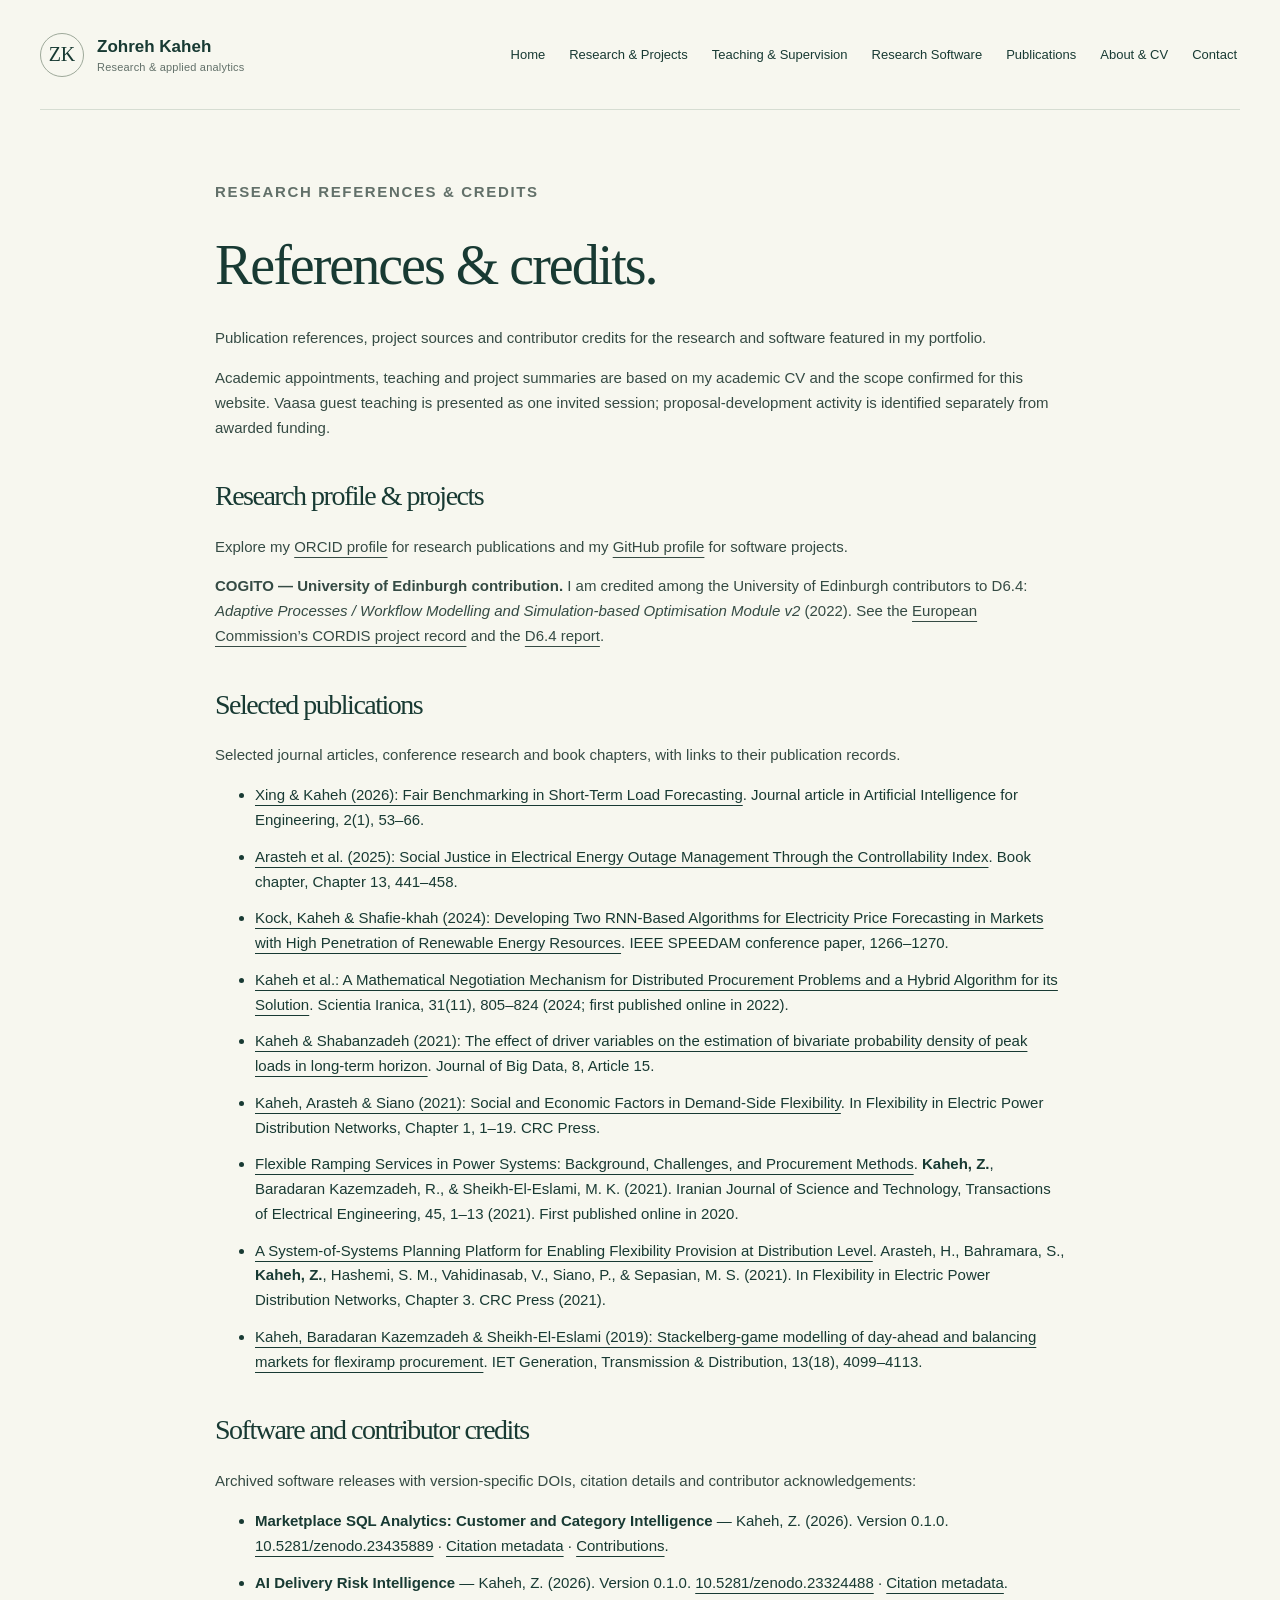
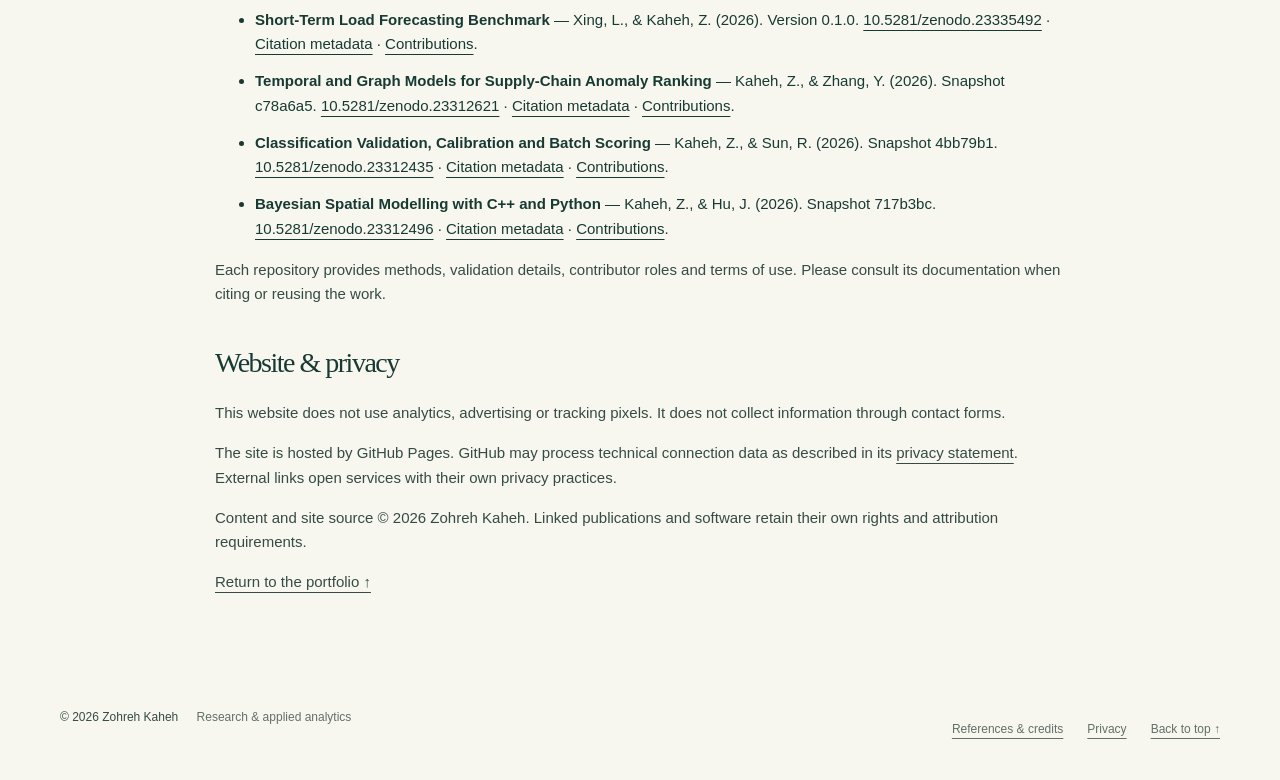
<file: sources.html>
<!doctype html>
<html lang="en">
<head>
  <meta charset="utf-8">
  <meta http-equiv="Content-Security-Policy" content="default-src 'none'; script-src 'none'; style-src 'self'; img-src 'self'; base-uri 'none'; form-action 'none'; object-src 'none'; frame-src 'none'; upgrade-insecure-requests">
  <meta name="referrer" content="no-referrer">
  <meta name="viewport" content="width=device-width, initial-scale=1">
  <title>References &amp; Credits | Dr Zohreh Kaheh</title>
  <meta name="description" content="Publication sources, project references, contributor credits and website privacy information.">
  <meta name="author" content="Zohreh Kaheh">
  <meta name="robots" content="index,follow">
  <meta name="theme-color" content="#153d34">
  <link rel="canonical" href="https://dr-zohrehkaheh.github.io/sources.html">
  <link rel="icon" href="./favicon.svg" type="image/svg+xml">
  <link rel="stylesheet" href="./styles.css">
  <meta property="og:type" content="website">
  <meta property="og:title" content="References &amp; Credits | Dr Zohreh Kaheh">
  <meta property="og:description" content="Publication sources, project references, contributor credits and website privacy information.">
  <meta property="og:url" content="https://dr-zohrehkaheh.github.io/sources.html">
  <meta property="og:site_name" content="Dr Zohreh Kaheh">
  <meta property="og:image" content="https://dr-zohrehkaheh.github.io/assets/social-card.png">
  <meta property="og:image:width" content="1200">
  <meta property="og:image:height" content="630">
  <meta property="og:image:alt" content="Dr Zohreh Kaheh — Machine learning, Bayesian computation and operations research. Helsinki, Finland.">
  <meta name="twitter:card" content="summary_large_image">
  <meta name="twitter:title" content="References &amp; Credits | Dr Zohreh Kaheh">
  <meta name="twitter:description" content="Publication sources, project references, contributor credits and website privacy information.">
  <meta name="twitter:image" content="https://dr-zohrehkaheh.github.io/assets/social-card.png">
  <meta name="twitter:image:alt" content="Dr Zohreh Kaheh — Machine learning, Bayesian computation and operations research. Helsinki, Finland.">
</head>
<body><a class="skip-link" href="#main">Skip to content</a><header class="header"><a class="brand" href="./"><span class="monogram" aria-hidden="true">ZK</span><span>Zohreh Kaheh<span class="brand-sub">Research &amp; applied analytics</span></span></a><nav aria-label="Main navigation"><a href="./index.html">Home</a><a href="./research.html">Research &amp; Projects</a><a href="./teaching.html">Teaching &amp; Supervision</a><a href="./software.html">Research Software</a><a href="./publications.html">Publications</a><a href="./about.html?v=education-20261020">About &amp; CV</a><a href="./contact.html">Contact</a></nav></header><main id="main" tabindex="-1"><div class="wrap document"><p class="eyebrow">Research references &amp; credits</p><h1>References &amp; credits.</h1>
<p>Publication references, project sources and contributor credits for the research and software featured in my portfolio.</p>
<p>Academic appointments, teaching and project summaries are based on my academic CV and the scope confirmed for this website. Vaasa guest teaching is presented as one invited session; proposal-development activity is identified separately from awarded funding.</p><h2 id="research-background">Research profile &amp; projects</h2>
<p>Explore my <a href="https://orcid.org/0000-0002-8518-8545">ORCID profile</a> for research publications and my <a href="https://github.com/DR-ZohrehKaheh">GitHub profile</a> for software projects.</p>
<p><strong>COGITO — University of Edinburgh contribution.</strong> I am credited among the University of Edinburgh contributors to D6.4: <em>Adaptive Processes / Workflow Modelling and Simulation-based Optimisation Module v2</em> (2022). See the <a href="https://cordis.europa.eu/project/id/958310/results">European Commission’s CORDIS project record</a> and the <a href="https://ec.europa.eu/research/participants/documents/downloadPublic?appId=PPGMS&amp;documentIds=080166e5f3160fe4">D6.4 report</a>.</p>

<h2>Selected publications</h2><p>Selected journal articles, conference research and book chapters, with links to their publication records.</p><ul>
<li><a href="https://doi.org/10.1049/aie2.70011">Xing &amp; Kaheh (2026): Fair Benchmarking in Short-Term Load Forecasting</a>. Journal article in Artificial Intelligence for Engineering, 2(1), 53–66.</li>
<li><a href="https://doi.org/10.1002/9781394265749.ch13">Arasteh et al. (2025): Social Justice in Electrical Energy Outage Management Through the Controllability Index</a>. Book chapter, Chapter 13, 441–458.</li>
<li><a href="https://doi.org/10.1109/SPEEDAM61530.2024.10609104">Kock, Kaheh &amp; Shafie-khah (2024): Developing Two RNN-Based Algorithms for Electricity Price Forecasting in Markets with High Penetration of Renewable Energy Resources</a>. IEEE SPEEDAM conference paper, 1266–1270.</li>
<li><a href="https://doi.org/10.24200/sci.2022.54368.3745">Kaheh et al.: A Mathematical Negotiation Mechanism for Distributed Procurement Problems and a Hybrid Algorithm for its Solution</a>. Scientia Iranica, 31(11), 805–824 (2024; first published online in 2022).</li>
<li><a href="https://doi.org/10.1186/s40537-020-00404-8">Kaheh &amp; Shabanzadeh (2021): The effect of driver variables on the estimation of bivariate probability density of peak loads in long-term horizon</a>. Journal of Big Data, 8, Article 15.</li>
<li><a href="https://doi.org/10.1201/9781003122326-1">Kaheh, Arasteh &amp; Siano (2021): Social and Economic Factors in Demand-Side Flexibility</a>. In Flexibility in Electric Power Distribution Networks, Chapter 1, 1–19. CRC Press.</li>
<li><a href="https://doi.org/10.1007/s40998-020-00336-2">Flexible Ramping Services in Power Systems: Background, Challenges, and Procurement Methods</a>. <strong>Kaheh, Z.</strong>, Baradaran Kazemzadeh, R., &amp; Sheikh-El-Eslami, M. K. (2021). Iranian Journal of Science and Technology, Transactions of Electrical Engineering, 45, 1–13 (2021). First published online in 2020.</li>
<li><a href="https://doi.org/10.1201/9781003122326-3">A System-of-Systems Planning Platform for Enabling Flexibility Provision at Distribution Level</a>. Arasteh, H., Bahramara, S., <strong>Kaheh, Z.</strong>, Hashemi, S. M., Vahidinasab, V., Siano, P., &amp; Sepasian, M. S. (2021). In Flexibility in Electric Power Distribution Networks, Chapter 3. CRC Press (2021).</li>
<li><a href="https://doi.org/10.1049/iet-gtd.2018.6666">Kaheh, Baradaran Kazemzadeh &amp; Sheikh-El-Eslami (2019): Stackelberg-game modelling of day-ahead and balancing markets for flexiramp procurement</a>. IET Generation, Transmission &amp; Distribution, 13(18), 4099–4113.</li>
</ul>
<h2 id="software-records">Software and contributor credits</h2><p>Archived software releases with version-specific DOIs, citation details and contributor acknowledgements:</p><ul>
<li><strong>Marketplace SQL Analytics: Customer and Category Intelligence</strong> — Kaheh, Z. (2026). Version 0.1.0. <a href="https://doi.org/10.5281/zenodo.23435889">10.5281/zenodo.23435889</a> · <a href="https://github.com/DR-ZohrehKaheh/marketplace-sql-analytics/blob/main/CITATION.cff">Citation metadata</a> · <a href="https://github.com/DR-ZohrehKaheh/marketplace-sql-analytics/blob/main/AUTHORS.md">Contributions</a>.</li>
<li><strong>AI Delivery Risk Intelligence</strong> — Kaheh, Z. (2026). Version 0.1.0. <a href="https://doi.org/10.5281/zenodo.23324488">10.5281/zenodo.23324488</a> · <a href="https://github.com/DR-ZohrehKaheh/ai-delivery-risk-intelligence/blob/main/CITATION.cff">Citation metadata</a>.</li>
<li><strong>Short-Term Load Forecasting Benchmark</strong> — Xing, L., &amp; Kaheh, Z. (2026). Version 0.1.0. <a href="https://doi.org/10.5281/zenodo.23335492">10.5281/zenodo.23335492</a> · <a href="https://github.com/DR-ZohrehKaheh/load-forecasting-benchmark/blob/main/CITATION.cff">Citation metadata</a> · <a href="https://github.com/DR-ZohrehKaheh/load-forecasting-benchmark/blob/main/AUTHORS.md">Contributions</a>.</li>
<li><strong>Temporal and Graph Models for Supply-Chain Anomaly Ranking</strong> — Kaheh, Z., &amp; Zhang, Y. (2026). Snapshot c78a6a5. <a href="https://doi.org/10.5281/zenodo.23312621">10.5281/zenodo.23312621</a> · <a href="https://github.com/DR-ZohrehKaheh/supply-chain-risk-modelling/blob/main/CITATION.cff">Citation metadata</a> · <a href="https://github.com/DR-ZohrehKaheh/supply-chain-risk-modelling/blob/main/ATTRIBUTION.md">Contributions</a>.</li>
<li><strong>Classification Validation, Calibration and Batch Scoring</strong> — Kaheh, Z., &amp; Sun, R. (2026). Snapshot 4bb79b1. <a href="https://doi.org/10.5281/zenodo.23312435">10.5281/zenodo.23312435</a> · <a href="https://github.com/DR-ZohrehKaheh/classification-validation/blob/main/CITATION.cff">Citation metadata</a> · <a href="https://github.com/DR-ZohrehKaheh/classification-validation/blob/main/ATTRIBUTION.md">Contributions</a>.</li>
<li><strong>Bayesian Spatial Modelling with C++ and Python</strong> — Kaheh, Z., &amp; Hu, J. (2026). Snapshot 717b3bc. <a href="https://doi.org/10.5281/zenodo.23312496">10.5281/zenodo.23312496</a> · <a href="https://github.com/DR-ZohrehKaheh/bayesian-spatial-modelling/blob/main/CITATION.cff">Citation metadata</a> · <a href="https://github.com/DR-ZohrehKaheh/bayesian-spatial-modelling/blob/main/ATTRIBUTION.md">Contributions</a>.</li>
</ul><p>Each repository provides methods, validation details, contributor roles and terms of use. Please consult its documentation when citing or reusing the work.</p>
<h2 id="privacy">Website &amp; privacy</h2><p>This website does not use analytics, advertising or tracking pixels. It does not collect information through contact forms.</p><p>The site is hosted by GitHub Pages. GitHub may process technical connection data as described in its <a href="https://docs.github.com/en/site-policy/privacy-policies/github-general-privacy-statement">privacy statement</a>. External links open services with their own privacy practices.</p><p>Content and site source © 2026 Zohreh Kaheh. Linked publications and software retain their own rights and attribution requirements.</p><p><a href="./">Return to the portfolio ↑</a></p></div></main><footer class="wrap footer"><p>© 2026 Zohreh Kaheh <span>Research &amp; applied analytics</span></p><div><a href="./sources.html">References &amp; credits</a><a href="./sources.html#privacy">Privacy</a><a href="#main">Back to top ↑</a></div></footer></body></html>
</file>
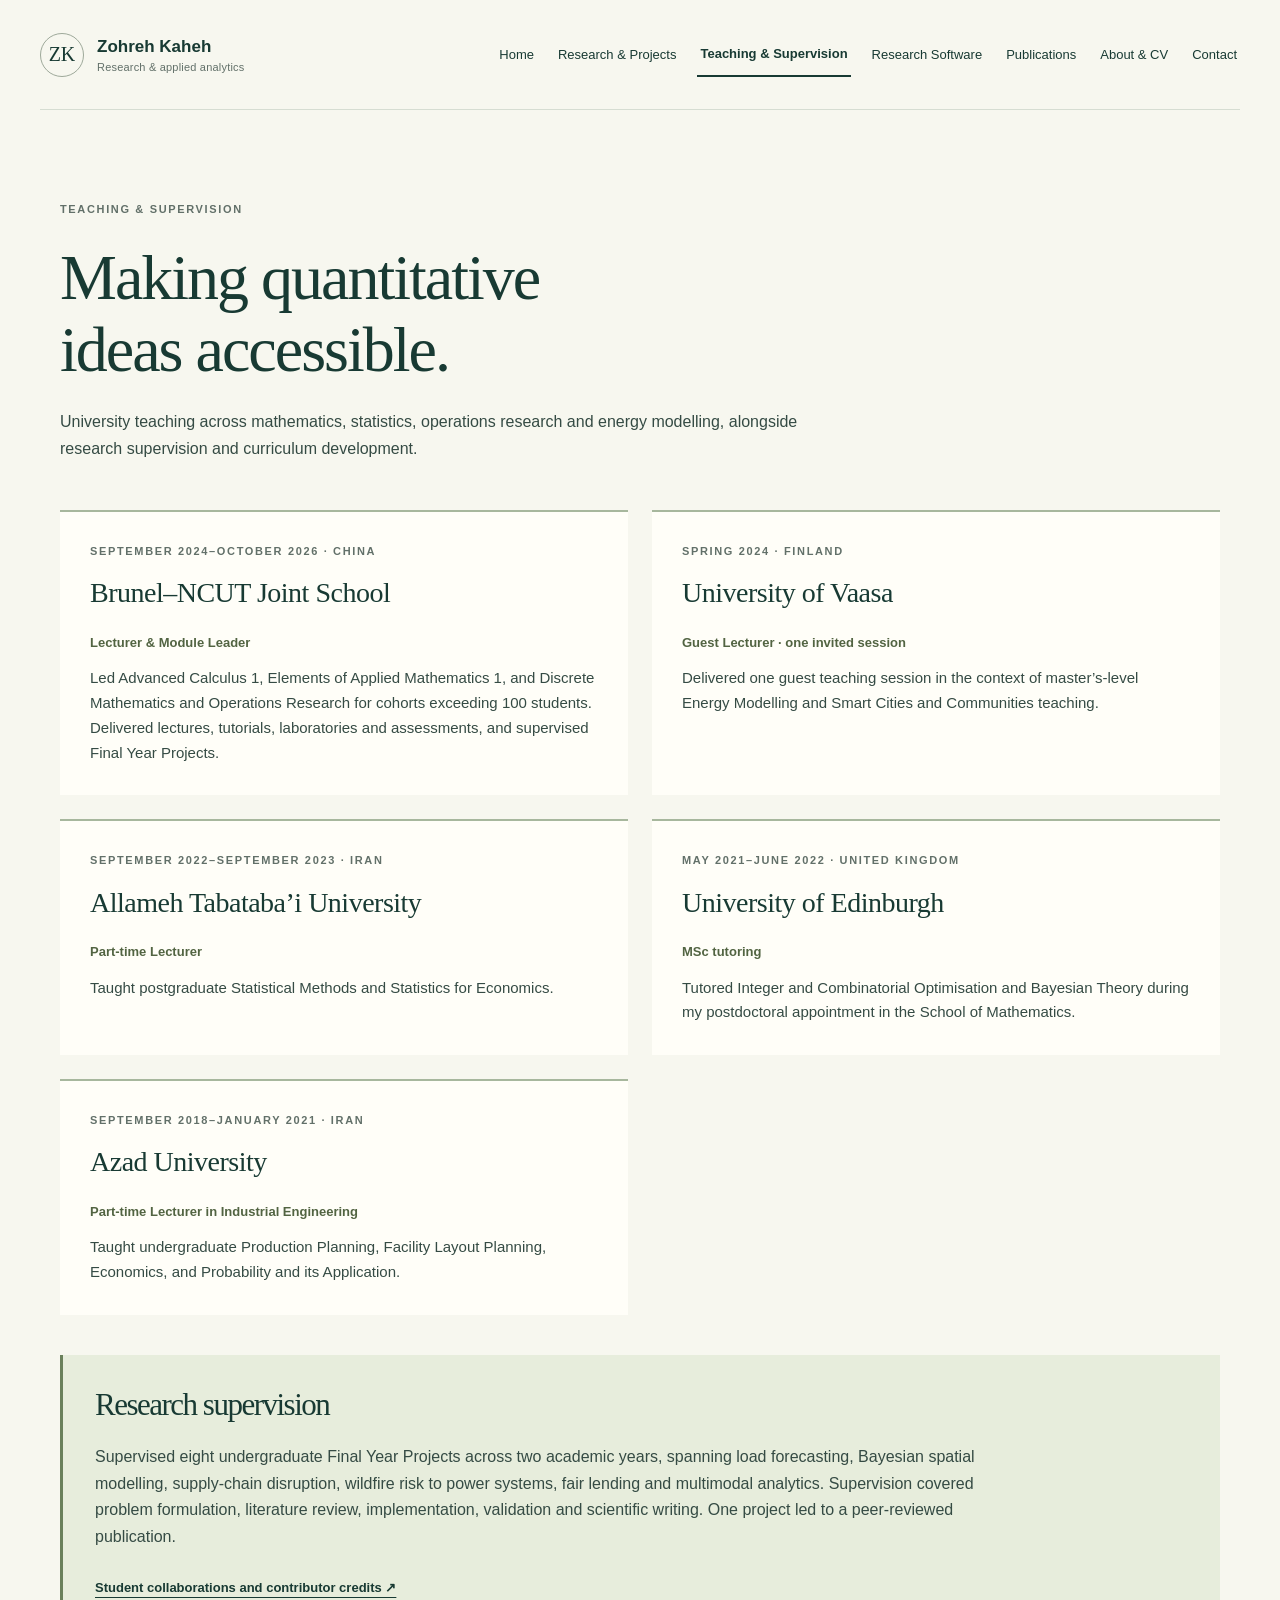
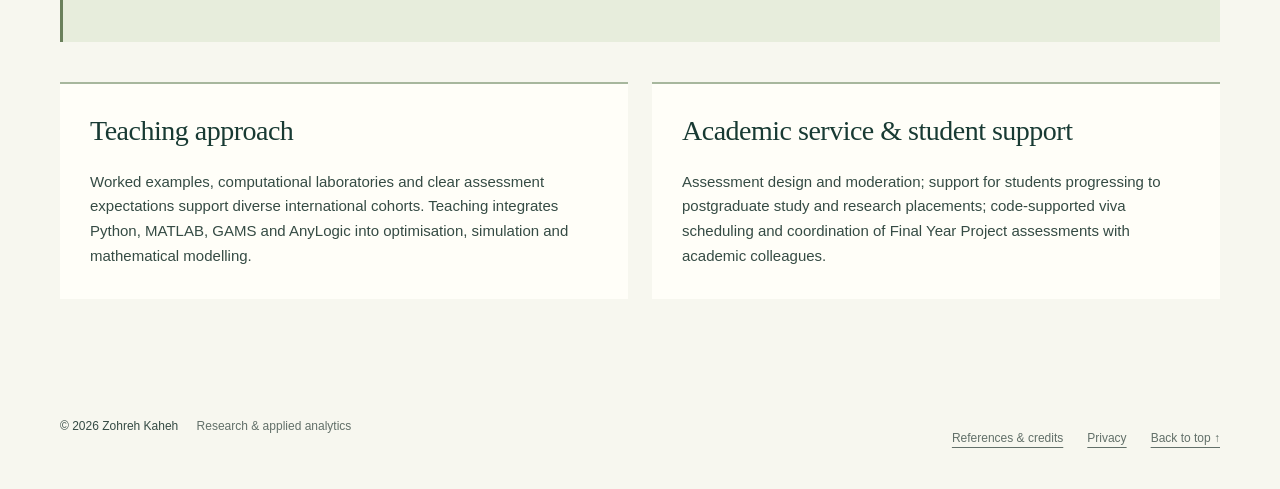
<file: teaching.html>
<!doctype html>
<html lang="en">
<head>
  <meta charset="utf-8">
  <meta http-equiv="Content-Security-Policy" content="default-src 'none'; script-src 'none'; style-src 'self'; img-src 'self'; base-uri 'none'; form-action 'none'; object-src 'none'; frame-src 'none'; upgrade-insecure-requests">
  <meta name="referrer" content="no-referrer">
  <meta name="viewport" content="width=device-width, initial-scale=1">
  <title>Teaching &amp; Supervision | Dr Zohreh Kaheh</title>
  <meta name="description" content="University teaching, module leadership, one-session guest lecturing at Vaasa and undergraduate research supervision.">
  <meta name="author" content="Zohreh Kaheh">
  <meta name="robots" content="index,follow">
  <meta name="theme-color" content="#153d34">
  <link rel="canonical" href="https://dr-zohrehkaheh.github.io/teaching.html">
  <link rel="icon" href="./favicon.svg" type="image/svg+xml">
  <link rel="stylesheet" href="./styles.css">
  <meta property="og:type" content="website">
  <meta property="og:title" content="Teaching &amp; Supervision | Dr Zohreh Kaheh">
  <meta property="og:description" content="University teaching, module leadership, one-session guest lecturing at Vaasa and undergraduate research supervision.">
  <meta property="og:url" content="https://dr-zohrehkaheh.github.io/teaching.html">
  <meta property="og:site_name" content="Dr Zohreh Kaheh">
  <meta property="og:image" content="https://dr-zohrehkaheh.github.io/assets/social-card.png">
  <meta property="og:image:width" content="1200">
  <meta property="og:image:height" content="630">
  <meta property="og:image:alt" content="Dr Zohreh Kaheh — Machine learning, Bayesian computation and operations research. Helsinki, Finland.">
  <meta name="twitter:card" content="summary_large_image">
  <meta name="twitter:title" content="Teaching &amp; Supervision | Dr Zohreh Kaheh">
  <meta name="twitter:description" content="University teaching, module leadership, one-session guest lecturing at Vaasa and undergraduate research supervision.">
  <meta name="twitter:image" content="https://dr-zohrehkaheh.github.io/assets/social-card.png">
  <meta name="twitter:image:alt" content="Dr Zohreh Kaheh — Machine learning, Bayesian computation and operations research. Helsinki, Finland.">
</head>
<body><a class="skip-link" href="#main">Skip to content</a><header class="header"><a class="brand" href="./"><span class="monogram" aria-hidden="true">ZK</span><span>Zohreh Kaheh<span class="brand-sub">Research &amp; applied analytics</span></span></a><nav aria-label="Main navigation"><a href="./index.html">Home</a><a href="./research.html">Research &amp; Projects</a><a href="./teaching.html" aria-current="page">Teaching &amp; Supervision</a><a href="./software.html">Research Software</a><a href="./publications.html">Publications</a><a href="./about.html?v=education-20261020">About &amp; CV</a><a href="./contact.html">Contact</a></nav></header><main id="main" tabindex="-1"><section class="wrap section"><div class="page-intro"><p class="eyebrow">Teaching & Supervision</p><h1>Making quantitative <br>ideas accessible.</h1><p class="section-intro">University teaching across mathematics, statistics, operations research and energy modelling, alongside research supervision and curriculum development.</p></div><div class="career-grid"><article class="career-card"><p class="eyebrow">September 2024–October 2026 · China</p><h2>Brunel–NCUT Joint School</h2><p class="role">Lecturer & Module Leader</p><p>Led Advanced Calculus 1, Elements of Applied Mathematics 1, and Discrete Mathematics and Operations Research for cohorts exceeding 100 students. Delivered lectures, tutorials, laboratories and assessments, and supervised Final Year Projects.</p></article><article class="career-card"><p class="eyebrow">Spring 2024 · Finland</p><h2>University of Vaasa</h2><p class="role">Guest Lecturer · one invited session</p><p>Delivered one guest teaching session in the context of master’s-level Energy Modelling and Smart Cities and Communities teaching.</p></article><article class="career-card"><p class="eyebrow">September 2022–September 2023 · Iran</p><h2>Allameh Tabataba’i University</h2><p class="role">Part-time Lecturer</p><p>Taught postgraduate Statistical Methods and Statistics for Economics.</p></article><article class="career-card"><p class="eyebrow">May 2021–June 2022 · United Kingdom</p><h2>University of Edinburgh</h2><p class="role">MSc tutoring</p><p>Tutored Integer and Combinatorial Optimisation and Bayesian Theory during my postdoctoral appointment in the School of Mathematics.</p></article><article class="career-card"><p class="eyebrow">September 2018–January 2021 · Iran</p><h2>Azad University</h2><p class="role">Part-time Lecturer in Industrial Engineering</p><p>Taught undergraduate Production Planning, Facility Layout Planning, Economics, and Probability and its Application.</p></article></div><div class="page-callout"><h2>Research supervision</h2><p>Supervised eight undergraduate Final Year Projects across two academic years, spanning load forecasting, Bayesian spatial modelling, supply-chain disruption, wildfire risk to power systems, fair lending and multimodal analytics. Supervision covered problem formulation, literature review, implementation, validation and scientific writing. One project led to a peer-reviewed publication.</p><a class="text-link" href="./software.html">Student collaborations and contributor credits ↗</a></div><div class="career-grid"><article class="career-card"><h2>Teaching approach</h2><p>Worked examples, computational laboratories and clear assessment expectations support diverse international cohorts. Teaching integrates Python, MATLAB, GAMS and AnyLogic into optimisation, simulation and mathematical modelling.</p></article><article class="career-card"><h2>Academic service & student support</h2><p>Assessment design and moderation; support for students progressing to postgraduate study and research placements; code-supported viva scheduling and coordination of Final Year Project assessments with academic colleagues.</p></article></div></section></main><footer class="wrap footer"><p>© 2026 Zohreh Kaheh <span>Research &amp; applied analytics</span></p><div><a href="./sources.html">References &amp; credits</a><a href="./sources.html#privacy">Privacy</a><a href="#main">Back to top ↑</a></div></footer></body></html>
</file>
<file: styles.css>
@charset "UTF-8";
:root{--paper:#f7f7ef;--ink:#183a33;--body:#354b44;--muted:#627069;--line:#d6ddd2;--accent:#dbe7ae;--white:#fffef8;--max:1160px}
*{box-sizing:border-box}html{scroll-behavior:smooth;scroll-padding-top:35px}body{margin:0;background:var(--paper);color:var(--ink);font:16px/1.65 -apple-system,BlinkMacSystemFont,"Segoe UI",Arial,sans-serif;-webkit-font-smoothing:antialiased}a{color:inherit;text-underline-offset:5px}a:hover{text-decoration-thickness:2px}a:focus-visible,summary:focus-visible{outline:3px solid #a46623;outline-offset:5px;border-radius:2px}h1,h2,h3,h4,p{margin-top:0}h1,h2,.note-title{font-family:Georgia,"Times New Roman",serif;font-weight:400}h2{font-size:clamp(32px,3.6vw,48px);line-height:1.15;letter-spacing:-1.5px;margin-bottom:22px}h3{font-size:21px;line-height:1.35;letter-spacing:-.45px}h4{font-size:19px;line-height:1.4;margin-bottom:3px}p{color:var(--body)}.wrap{width:min(var(--max),calc(100% - 96px));margin:auto}.header{width:min(1320px,calc(100% - 80px));margin:auto;min-height:110px;display:flex;align-items:center;justify-content:space-between;gap:30px;border-bottom:1px solid var(--line)}.brand{text-decoration:none;display:flex;align-items:center;gap:13px;font-size:17px;font-weight:650;line-height:1.5}.monogram{width:44px;height:44px;border:1px solid #9ea99a;display:grid;place-items:center;border-radius:50%;font:20px Georgia,serif}.brand-sub{display:block;color:var(--muted);font-size:11px;font-weight:400;letter-spacing:.2px}.header nav{display:flex;gap:26px;flex-wrap:wrap;font-size:13px}.header nav a{text-decoration:none}.header nav a:hover{text-decoration:underline}.hero{display:grid;grid-template-columns:1.3fr 1fr;gap:100px;align-items:center;padding:83px 0 68px}.eyebrow{text-transform:uppercase;letter-spacing:1.65px;font-size:11px;font-weight:650;color:var(--muted);margin-bottom:24px}.dot{display:inline-block;width:7px;height:7px;background:#658742;border-radius:50%;margin-right:8px}h1{font-size:clamp(62px,7vw,98px);line-height:.97;letter-spacing:-4.7px;margin:30px 0}h1 em{font-weight:400;color:#537452}.hero-field{font-size:18px;line-height:1.65;font-weight:500;margin:0 0 18px}.hero-intro{font-size:15px;max-width:490px;margin-bottom:28px}.actions{display:flex;align-items:center;gap:28px;flex-wrap:wrap}.button{display:inline-flex;gap:30px;background:var(--ink);color:var(--paper);padding:13px 22px;text-decoration:none;font-size:13px}.button:hover{background:#2c584b}.text-link{font-size:13px;font-weight:600}.research-note{background:var(--ink);padding:38px 38px 28px;color:var(--paper);position:relative;min-height:448px;box-shadow:14px 14px 0 #e5e9da}.note-index{font-size:9px;letter-spacing:1.5px;color:#cad7b8}.note-rule{height:1px;background:#4e6a59;margin:22px 0 31px}.note-title{font-size:36px;line-height:1.18;color:var(--paper);letter-spacing:-.8px;margin-bottom:31px}.note-title em{color:var(--accent)}.method-list p{font-size:12px;border-top:1px solid #456255;padding:9px 0;margin:0;color:#e7ecd9;display:flex;gap:22px}.method-list span{color:#b8c69b;font-size:10px}.note-foot{font-size:10px;color:#c4d0b9;margin:21px 0 0}.credentials{display:flex;justify-content:space-between;gap:25px;padding:22px 0;border-top:1px solid var(--line);border-bottom:1px solid var(--line);font-size:11px;color:var(--muted)}.credentials a{font-weight:600;color:var(--ink)}.section{padding:90px 0}.section-head{margin-bottom:32px}.section-head .eyebrow{margin-bottom:16px}.section-intro{max-width:730px;font-size:16px;margin:0 0 42px}.split{display:flex;justify-content:space-between;gap:35px;align-items:flex-end}.split h2{margin-bottom:0}.split>.text-link{white-space:nowrap;margin-bottom:8px}.research-grid{display:grid;grid-template-columns:repeat(3,1fr);gap:42px}.research-grid article{border-top:1px solid #a8b6a0;padding-top:20px}.small-number{font-size:12px;color:#526442;display:block;margin-bottom:17px}.research-grid p{font-size:14px}.research-grid .topics{font-size:11px;color:#526442;margin-top:26px}.software-section{background:#edf0e6;border-top:1px solid #e1e6d8;border-bottom:1px solid #e1e6d8}.featured-project{display:grid;grid-template-columns:210px 1fr;background:var(--white);border:1px solid var(--line);margin:36px 0 45px}.featured-label{background:#dce6cc;display:flex;flex-direction:column;padding:30px}.featured-label .eyebrow{font-size:9px;letter-spacing:1.2px;color:#41563b}.project-number{font:96px/1 Georgia,serif;color:#526846;margin:auto 0}.project-category{font-size:11px;color:#4a6042}.featured-copy{padding:32px 36px}.featured-copy h3{font:30px/1.25 Georgia,serif;letter-spacing:-.8px}.featured-copy h3 a,.project h3 a,.publication-list h3 a{text-decoration:none}.featured-copy h3 a:hover,.project h3 a:hover,.publication-list h3 a:hover{text-decoration:underline}.featured-copy>p{font-size:14px}.credit{font-size:12px!important;line-height:1.8}.tags{display:flex;gap:7px;list-style:none;padding:0;flex-wrap:wrap;margin:18px 0}.tags li{font-size:10px;border:1px solid var(--line);padding:2px 9px}.project-links{display:flex;gap:23px;flex-wrap:wrap;font-size:11px;font-weight:650;margin-top:18px}.limitation{font-size:11px!important;line-height:1.65;color:var(--muted);margin:18px 0 0}.collaboration-intro{display:grid;grid-template-columns:1fr 1.7fr;gap:50px;margin-bottom:24px}.collaboration-intro h3{font-size:19px}.collaboration-intro p{font-size:13px;margin:0}.project-grid{display:grid;grid-template-columns:1fr 1fr;gap:22px}.project{border-top:1px solid #a7b79d;padding:26px 25px 25px;background:#f7f8f1}.project .eyebrow{font-size:9px;margin-bottom:16px}.project h3{font-size:21px;max-width:420px}.project>p{font-size:13px}.project .stack{font-size:11px;color:#5a7050;margin-top:22px}.software-notes{margin-top:28px;border-top:1px solid #c8d2bd;padding:17px 0 0;font-size:12px}.software-notes summary{cursor:pointer;font-weight:600;max-width:max-content}.software-notes p{max-width:870px;margin:18px 0 0}.publication-list{list-style:none;padding:0;margin:38px 0 0}.publication-list li{display:grid;grid-template-columns:95px 1fr;gap:25px;padding:29px 0;border-top:1px solid var(--line)}.pub-year{font:26px Georgia,serif;color:#647a55}.pub-year span{display:block;font:10px/2 Arial,sans-serif;color:var(--muted);letter-spacing:.5px}.publication-list h3{font-size:19px;margin-bottom:12px;font-weight:550}.publication-list p{font-size:12px;line-height:1.65;margin:3px 0}.publication-list .venue{color:var(--muted)}.doi{display:inline-block;font-size:11px;color:#526e43;margin-top:10px;overflow-wrap:anywhere}.background-section{background:#eff0e9}.background-grid{display:grid;grid-template-columns:1.2fr 1fr;gap:100px}.column-title{font-size:14px;margin:5px 0 25px}.timeline{list-style:none;padding:0;margin:0;border-left:1px solid #b7c4ac}.timeline li{position:relative;padding:0 0 27px 27px}.timeline li::before{content:"";position:absolute;left:-4px;top:7px;width:7px;height:7px;background:#6a805b;border-radius:50%}.timeline p{font-size:13px;margin-bottom:8px}.timeline .timeline-date{font-size:10px;color:#526442;text-transform:uppercase;letter-spacing:.8px;margin-bottom:8px}.timeline .institution{font-size:13px;font-weight:600}.timeline .text-link{font-size:11px}.funding{background:#e1e7d4;padding:30px;margin-bottom:35px}.funding .eyebrow{font-size:9px;margin-bottom:16px}.funding h3{font:27px/1.2 Georgia,serif}.funding p{font-size:13px}.funding a{font-size:11px;font-weight:600}.education{padding:0 8px}.education h3{font-size:16px;margin-bottom:22px}.education p{font-size:12px;line-height:1.8;margin-bottom:18px}.education strong{font-weight:600}.teaching{display:grid;grid-template-columns:1fr 1.2fr;gap:90px}.teaching h2{font-size:38px}.teaching-copy p{font-size:14px}.contact-section{background:#153d34;color:var(--paper);padding:64px 0}.contact-inner{display:grid;grid-template-columns:1.25fr 1fr;gap:80px;align-items:center}.contact-inner h2{font-size:40px}.contact-inner p{color:#d8e1d1;font-size:14px;max-width:520px}.contact-inner .eyebrow{color:#bfd09d;font-size:10px}.contact-links{display:flex;flex-direction:column;align-items:flex-start;gap:20px}.contact-links a{font-size:13px}.contact-links .email{font-size:17px;overflow-wrap:anywhere}.contact-links p{margin:4px 0 0;font-size:11px;color:#bbcbb5}.footer{display:flex;justify-content:space-between;gap:20px;padding:28px 0;font-size:10px;color:var(--muted)}.footer p{margin:0}.footer span{margin-left:15px;color:var(--muted)}.footer div{display:flex;gap:25px}.skip-link{position:absolute;top:-80px;left:15px;background:var(--ink);color:white;padding:12px;z-index:50}.skip-link:focus{top:15px}.document{max-width:850px;padding:70px 0}.document h1{font-size:56px;letter-spacing:-2px;line-height:1.1}.document h2{font-size:28px;margin-top:40px}.document li{margin:12px 0}.document a{overflow-wrap:anywhere}.document p,.document li{font-size:15px}
@media(min-width:1500px){.hero{padding-top:100px;padding-bottom:85px}}
@media(max-width:1000px){.wrap{width:calc(100% - 64px)}.header{width:calc(100% - 48px)}.header nav{gap:15px;font-size:12px}.hero{gap:45px}.research-note{padding:28px}.note-title{font-size:30px}.research-grid{gap:25px}.background-grid{gap:50px}.teaching{gap:40px}.contact-inner{gap:40px}}
@media(max-width:760px){.wrap{width:calc(100% - 40px)}.header{width:calc(100% - 40px);padding:20px 0;display:block}.brand{font-size:16px}.header nav{margin-top:20px;gap:10px 19px;font-size:11px}.hero{grid-template-columns:1fr;padding:48px 0 36px;gap:40px}.hero h1{font-size:76px;margin:25px 0;letter-spacing:-3px}.hero-field{font-size:17px}.hero-intro{max-width:100%}.research-note{min-height:0;box-shadow:7px 7px 0 #e5e9da;padding:28px}.note-title{font-size:34px}.note-title br{display:none}.method-list{display:grid;grid-template-columns:1fr;gap:0}.note-foot br{display:none}.credentials{flex-direction:column;gap:8px;padding:19px 0}.section{padding:58px 0}.section-head{margin-bottom:25px}h2{font-size:35px;letter-spacing:-1px}.research-grid{grid-template-columns:1fr;gap:24px}.research-grid h3 br{display:none}.research-grid .topics{margin-top:17px}.split{display:block}.split>.text-link{display:inline-block;margin-top:20px}.featured-project{grid-template-columns:1fr;margin-top:25px}.featured-label{padding:19px 24px;display:flex;flex-direction:row;align-items:center;justify-content:space-between;gap:15px}.featured-label .eyebrow{margin:0}.project-number{font-size:34px;margin:0}.project-category{display:none}.featured-copy{padding:25px}.featured-copy h3{font-size:28px}.collaboration-intro{grid-template-columns:1fr;gap:0}.collaboration-intro h3{margin-bottom:12px}.project-grid{grid-template-columns:1fr;gap:17px}.project{padding:23px}.publication-list li{grid-template-columns:52px 1fr;gap:16px}.pub-year{font-size:21px}.publication-list h3{font-size:17px}.background-grid{grid-template-columns:1fr;gap:15px}.teaching{grid-template-columns:1fr;gap:10px}.teaching h2{font-size:35px}.contact-section{padding:48px 0}.contact-inner{grid-template-columns:1fr;gap:25px}.contact-inner h2{font-size:34px}.contact-links .email{font-size:15px}.footer{flex-direction:column;font-size:10px;padding:24px 0}.footer span{display:block;margin:4px 0 0}.document{padding-top:40px}.document h1{font-size:43px}}
@media(prefers-reduced-motion:reduce){html{scroll-behavior:auto}}
@media print{body{background:white;color:#111;font-size:11pt}.header nav,.actions,.skip-link,.note-index,.note-rule{display:none}.wrap,.header{width:100%}.hero{padding:24px 0;gap:25px}.hero h1{font-size:48px}.research-note{box-shadow:none;min-height:0;background:#eee;color:#111}.research-note p{color:#111}.section{padding:25px 0}.software-section,.background-section,.contact-section{background:white;color:#111}.contact-inner p{color:#111}.project,.featured-project{break-inside:avoid}.publication-list li,.timeline li{break-inside:avoid}.contact-links a{color:#111}.footer{border-top:1px solid #bbb}}

/* Publication metadata and concise research summaries. */
.publication-list .pub-type{font-size:10px;letter-spacing:.6px;text-transform:uppercase;color:#526e43;margin:0 0 9px;font-weight:650}.publication-list .pub-summary{font-size:13px;max-width:790px;margin-top:12px;line-height:1.7}


/* Readability, touch targets and narrow-screen resilience. */
.funding .eyebrow { color: #47584a; }
.monogram { flex-shrink: 0; }
.hero > *, .research-grid > *, .featured-project > *, .project-grid > *,
.background-grid > *, .teaching > *, .contact-inner > *, .publication-list li > * { min-width: 0; }
h1, h2, h3, h4, .contact-links a { overflow-wrap: anywhere; }
.header nav a, .project-links a, .contact-links a, .footer a, .text-link,
.credentials a, .funding a, .doi { display: inline-flex; align-items: center; min-height: 44px; }
.header nav a { padding: 8px 3px; }
.project-links, .contact-links, .footer div { flex-wrap: wrap; gap: 8px 24px; }
.project-links a, .timeline .text-link, .funding a { font-size: 13px; }
.publication-list p { font-size: 14px; }
.publication-list .pub-summary { font-size: 14px; }
.publication-list .pub-type { font-size: 11px; }
.doi { display: inline-block; font-size: 13px; padding: 10px 0; }
.credentials, .footer, .software-notes { font-size: 12px; }
.note-index, .note-foot, .method-list span, .tags li { font-size: 12px; }
.project > p, .featured-copy > p, .collaboration-intro p { font-size: 14px; }
.credit, .limitation { font-size: 13px !important; }
.software-notes summary { min-height: 44px; padding: 9px 0; }
.contact-section a:focus-visible { outline-color: var(--accent); }
@media (max-width: 760px) {
  .hero h1 { font-size: clamp(56px, 12vw, 76px); }
  .header nav { margin-top: 12px; gap: 2px 16px; font-size: 13px; }
  .publication-list li { grid-template-columns: 48px minmax(0, 1fr); gap: 14px; }
  .pub-year { color: #526442; }
  .contact-links { gap: 4px; }
  .section-intro { font-size: 15px; }
}
@media (max-width: 380px) {
  .publication-list li { grid-template-columns: minmax(0, 1fr); gap: 10px; }
  .pub-year span { display: inline; margin-left: 8px; }
  .featured-copy, .project { padding: 20px; }
}
@media print {
  .header nav a { display: none; }
  .text-link, .project-links a, .doi, .footer a { min-height: 0; padding: 0; }
}

/* Space before the supervised student-project group. */
.project + .collaboration-intro {
  margin-top: 24px;
}

/* Shared navigation and focused pages. */
.header{flex-wrap:wrap;padding:22px 0;gap:14px 26px}
.header nav{gap:5px 18px;justify-content:flex-end}
.header nav a[aria-current="page"]{border-bottom:2px solid var(--ink);font-weight:700}
.page-intro{max-width:850px;margin-bottom:48px}
.page-intro h1,.page-title{font-size:clamp(40px,5vw,64px);line-height:1.12;letter-spacing:-2px;margin:0 0 24px}
.page-intro .section-intro{margin:0;max-width:760px}
.career-grid{display:grid;grid-template-columns:repeat(2,minmax(0,1fr));gap:24px}
.career-card{min-width:0;background:var(--white);border-top:2px solid #a7b79d;padding:30px}
.career-card h2,.home-paths h2{font-family:Georgia,serif;font-size:28px;line-height:1.2;letter-spacing:-.5px}
.career-card .eyebrow{font-size:11px;margin-bottom:16px}
.career-card .role{font-size:13px;font-weight:650;color:#526442}
.career-card p{font-size:15px}.career-card p:last-child{margin-bottom:0}
.page-callout{margin:40px 0;padding:32px;background:#e7eddc;border-left:3px solid #6a805b}
.page-callout h2{font-size:31px}.page-callout p{max-width:900px}
.home-paths{padding-top:20px}.home-paths h2 a{text-decoration:none}
.home-paths h2 a:hover{text-decoration:underline}
.legacy-nav{display:flex;gap:12px 24px;flex-wrap:wrap;border-top:1px solid var(--line);padding:20px 0;font-size:13px}
.legacy-link{min-height:44px;display:inline-flex;align-items:center}
.location{margin-top:32px}.career-card a{overflow-wrap:anywhere}
@media(max-width:1100px){.header nav{justify-content:flex-start}.header{display:block}.header nav{margin-top:12px}}
@media(max-width:760px){.career-grid{grid-template-columns:1fr}.career-card{padding:24px}.page-callout{padding:24px}.page-intro{margin-bottom:30px}.page-intro h1,.page-title{font-size:42px;letter-spacing:-1.3px}.page-intro h1 br{display:none}.header nav{gap:2px 14px}.home-paths h2{font-size:26px}}
</file>
